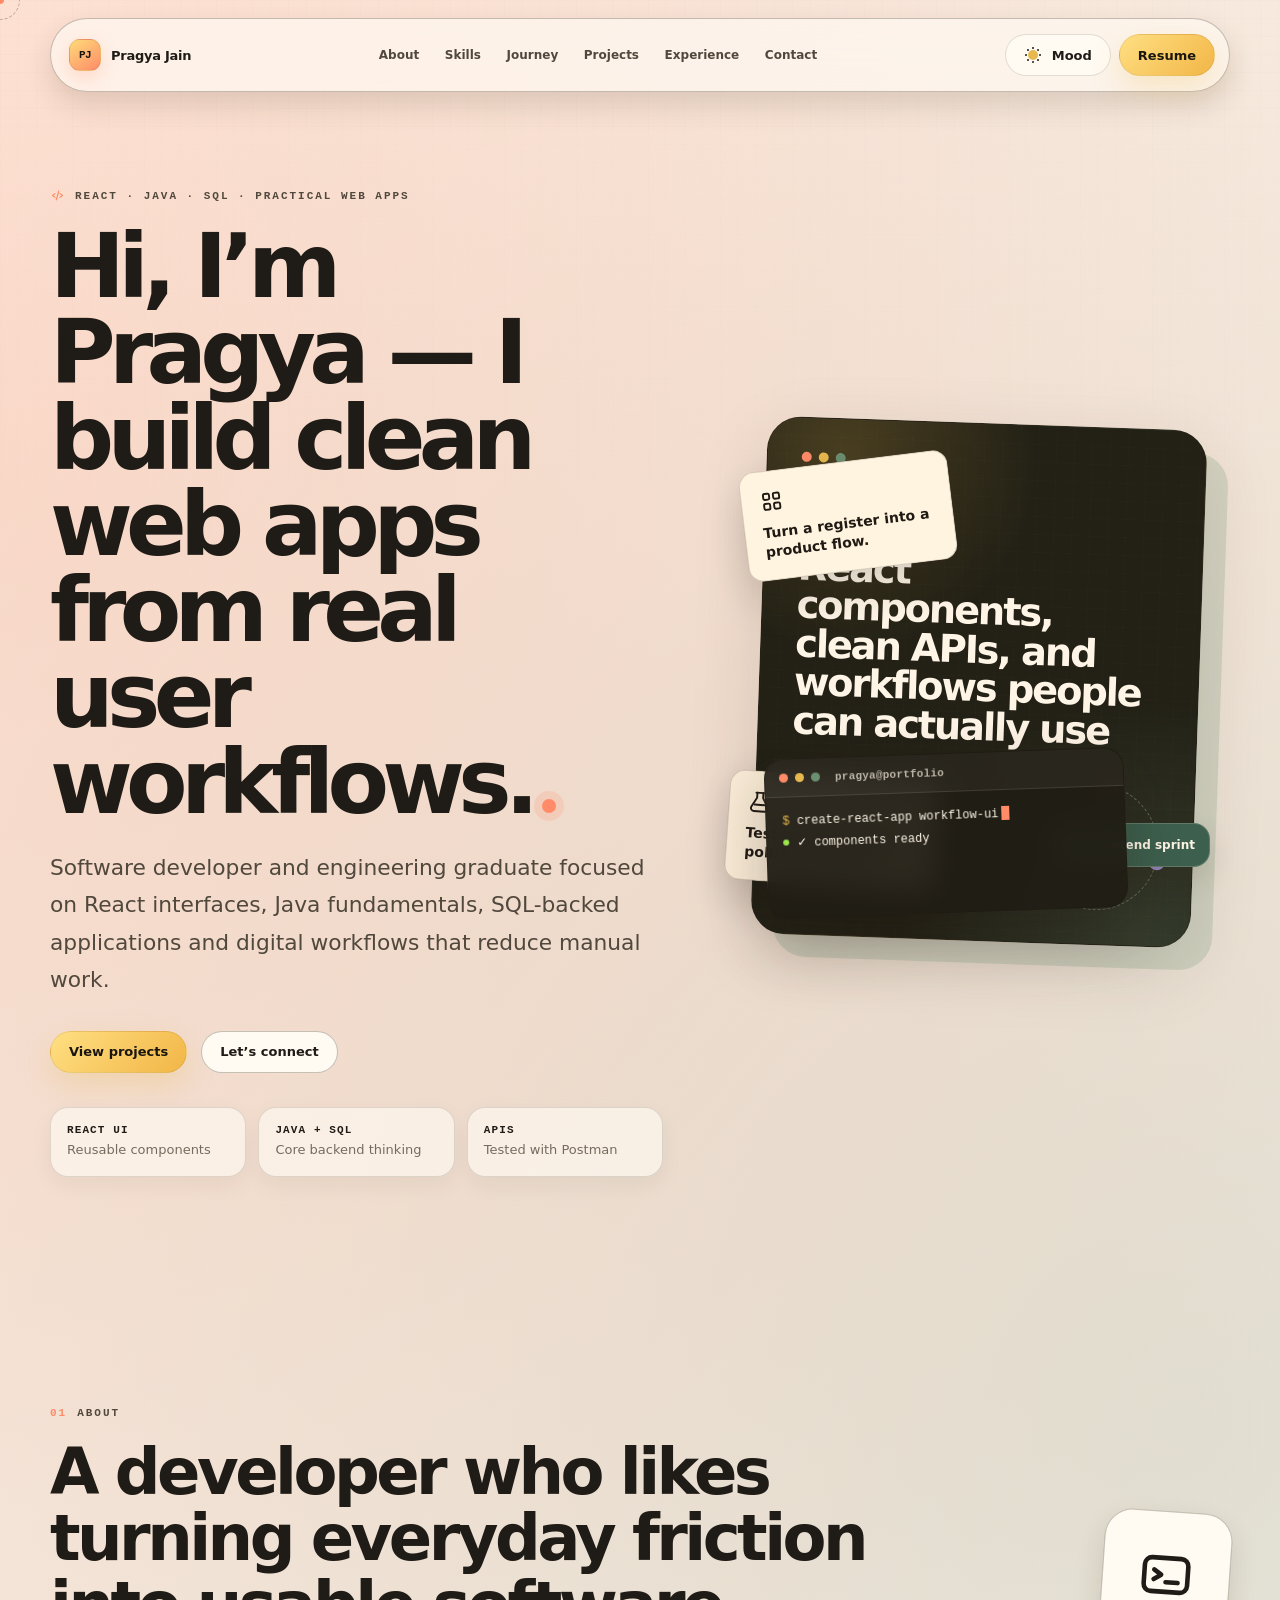
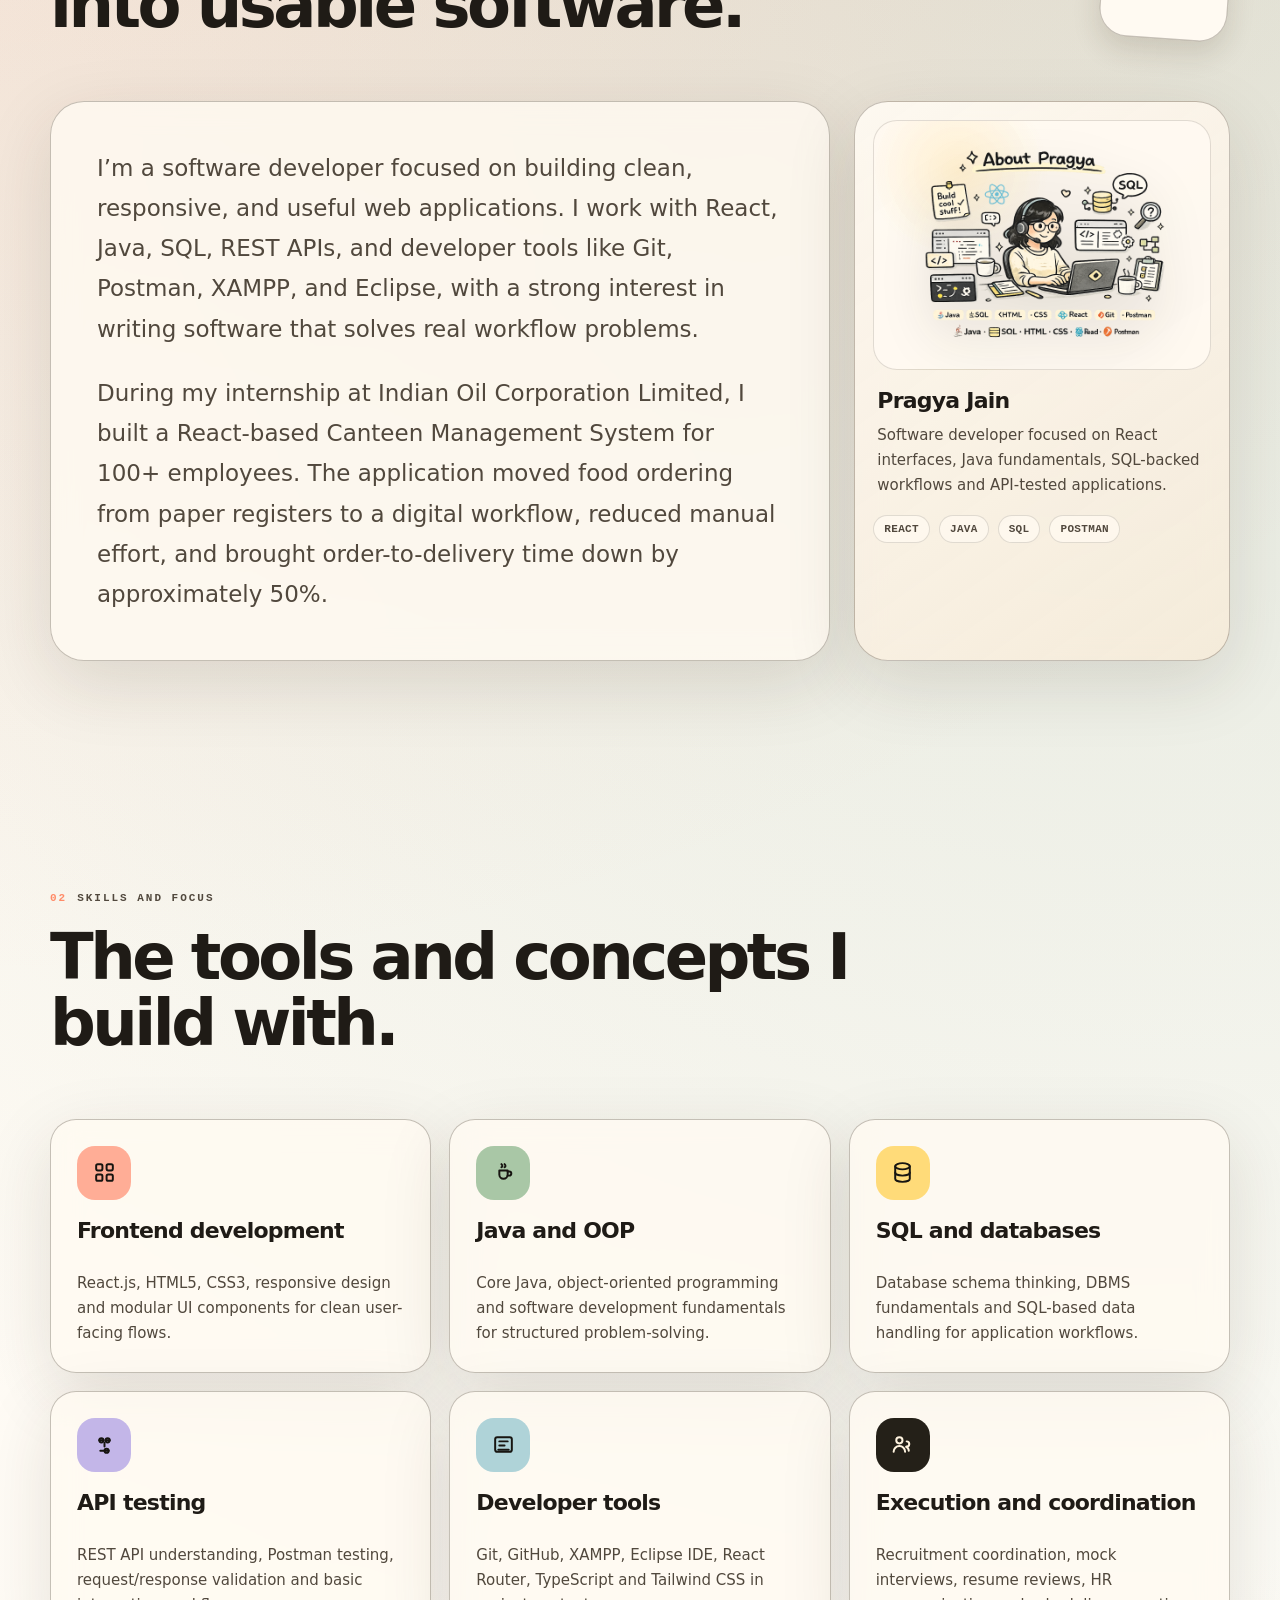
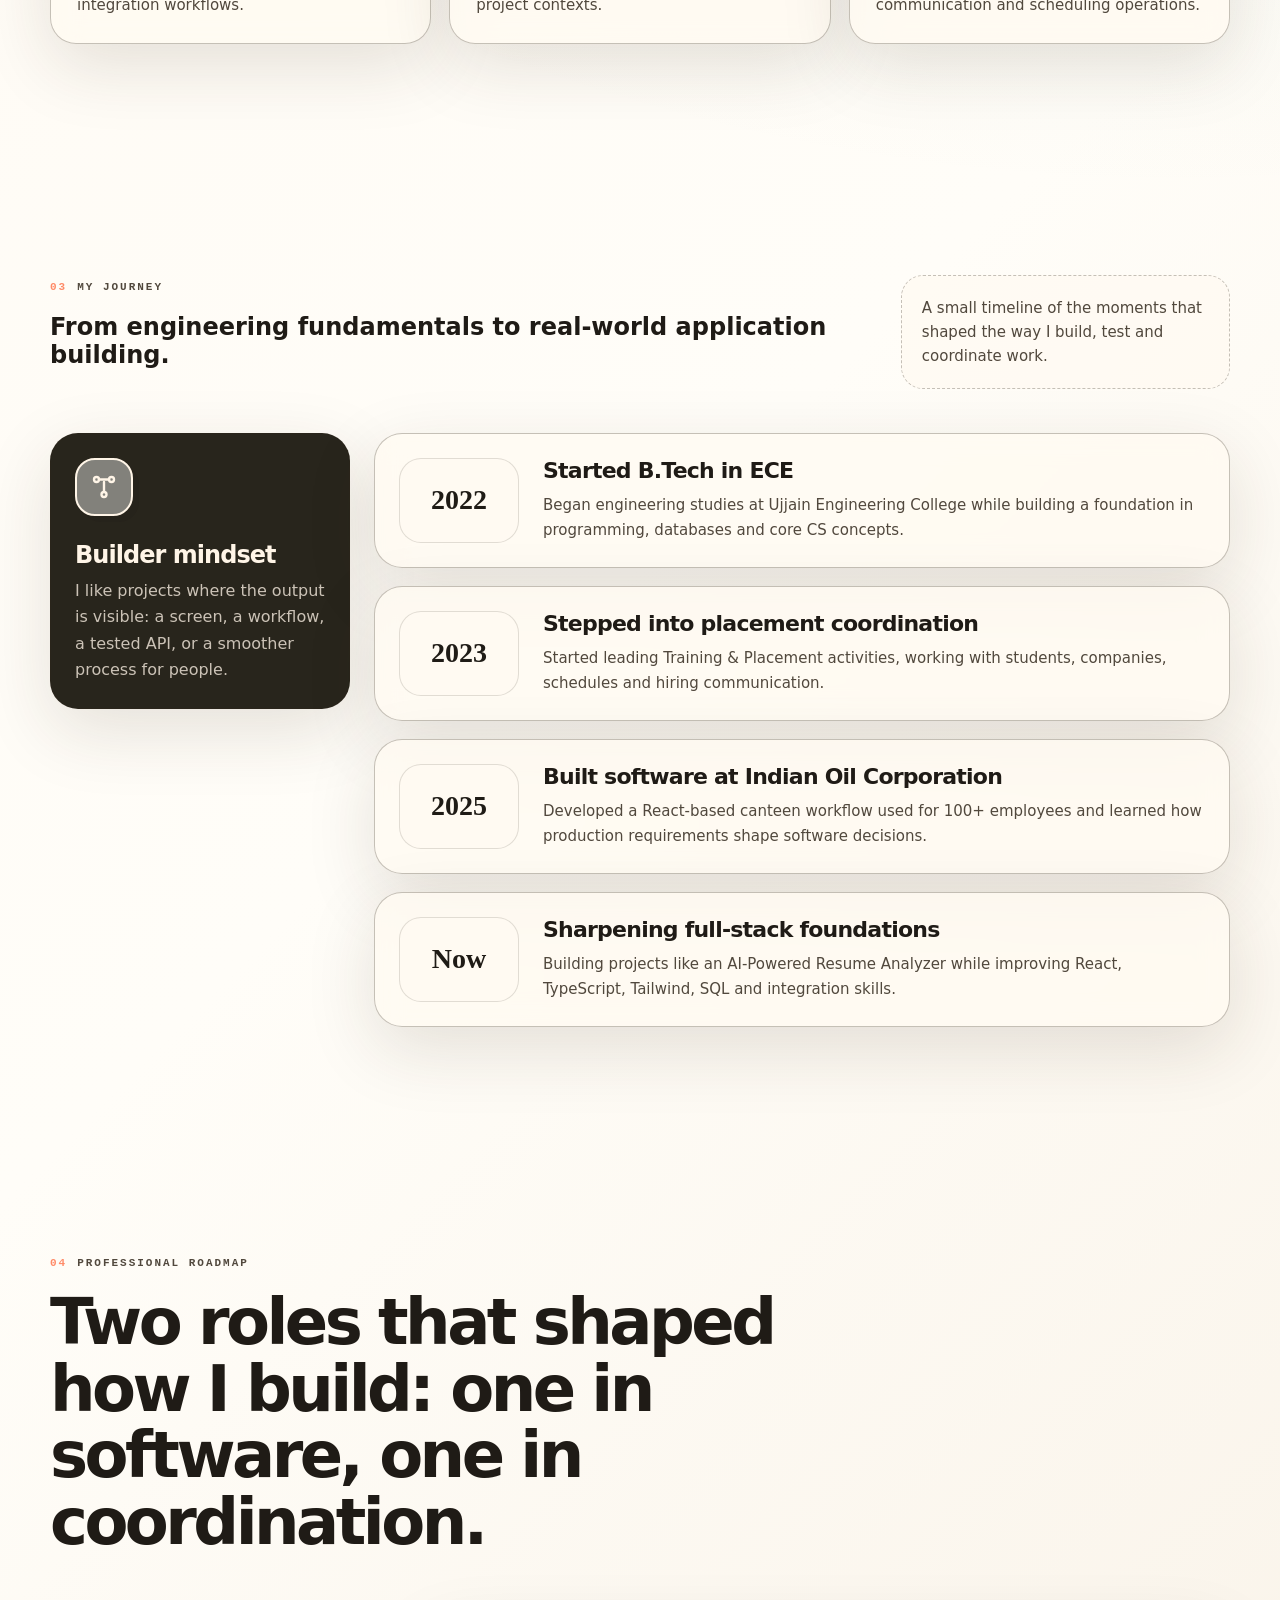
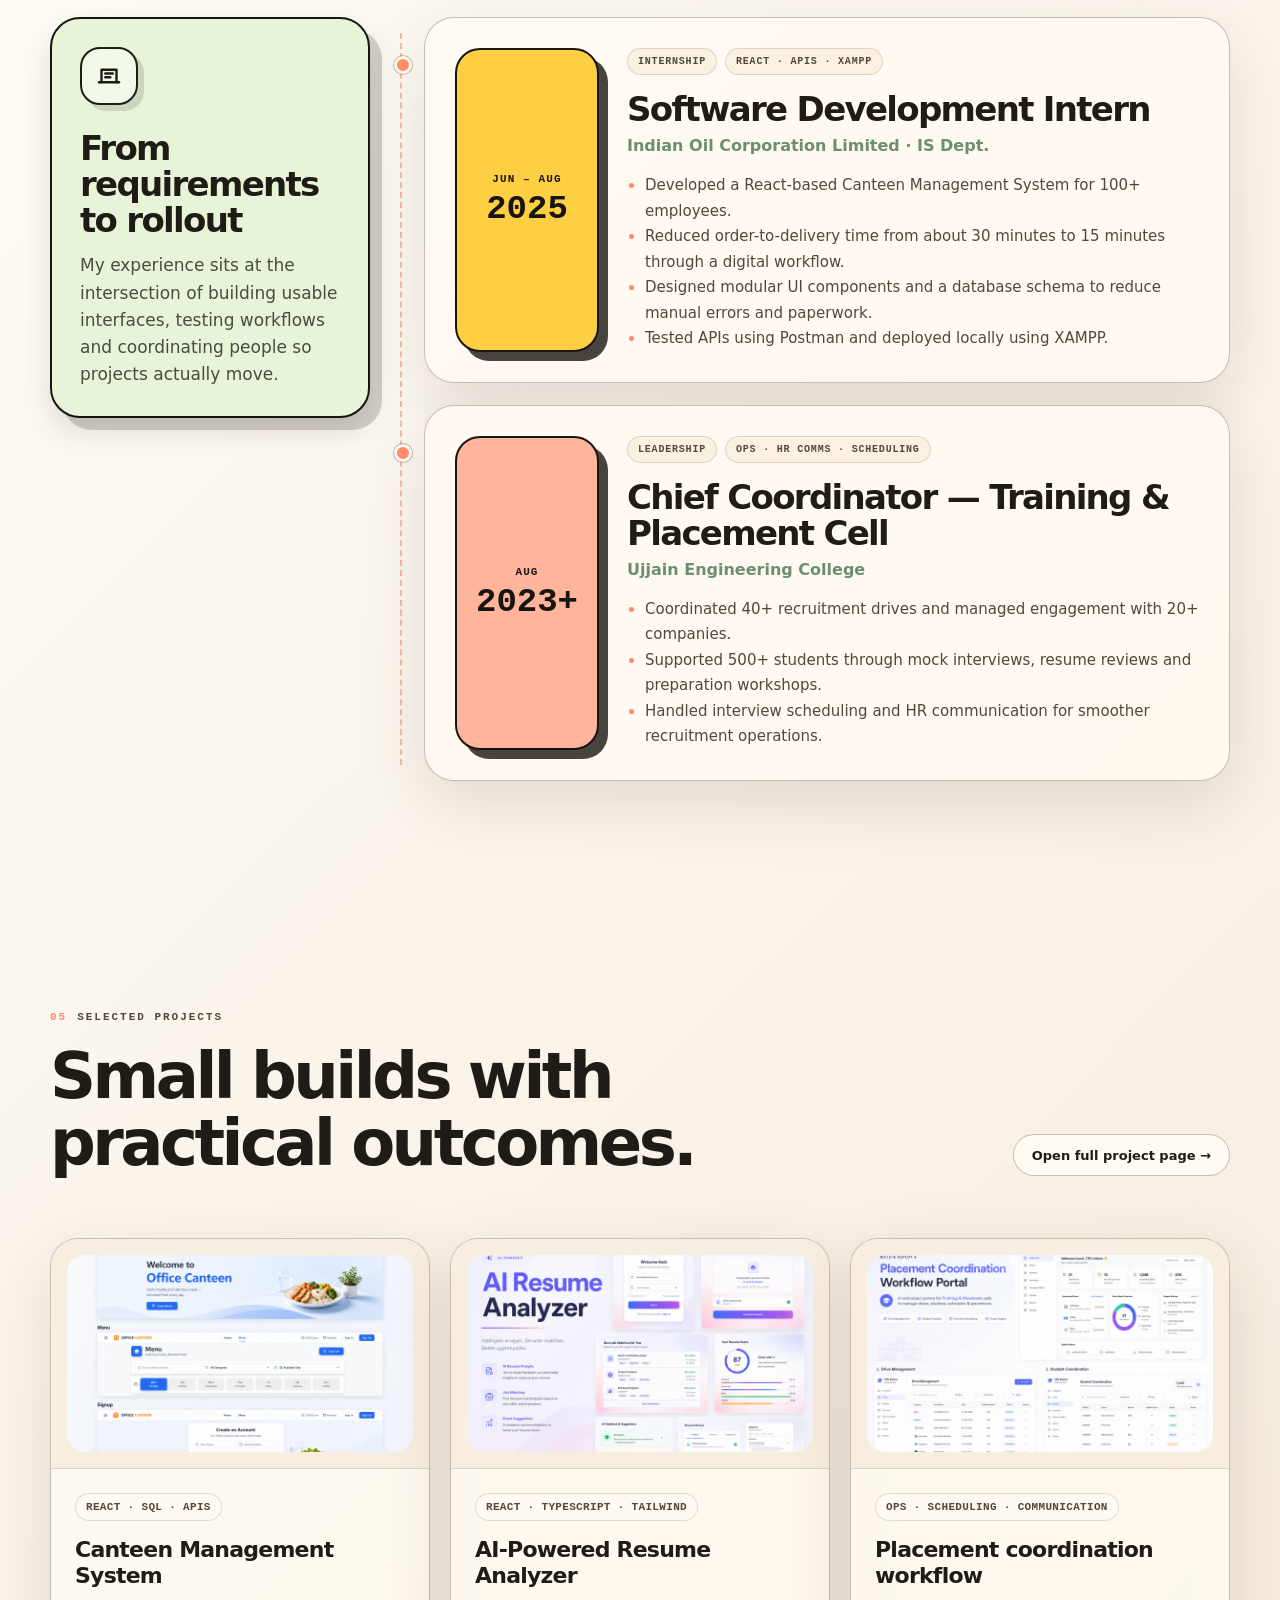
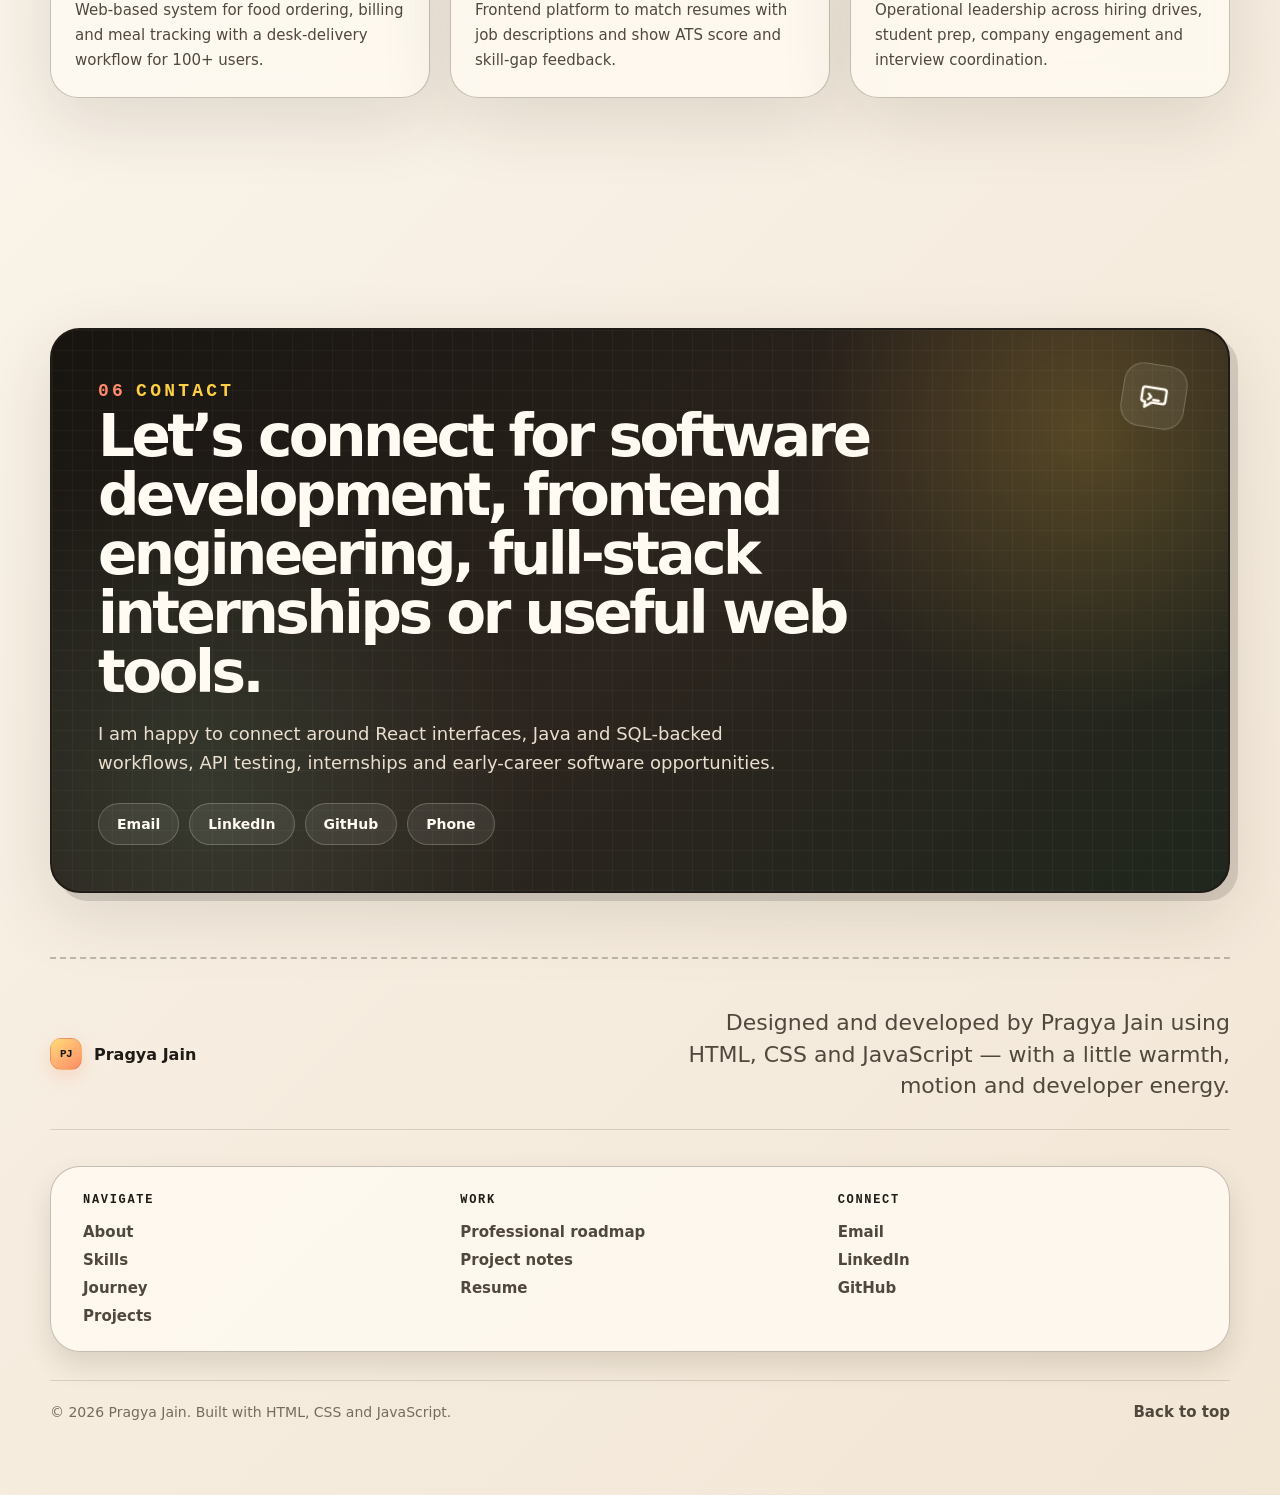
<file: index.html>
<!DOCTYPE html>
<html lang="en" data-theme="light">
<head>
  <meta charset="UTF-8" />
  <meta name="viewport" content="width=device-width, initial-scale=1.0" />
  <meta name="theme-color" content="#fff8ef" />
  <meta
    name="description"
    content="Pragya Jain — software developer skilled in React, Java, SQL, responsive interfaces, API testing and practical workflow applications."
  />
  <meta property="og:title" content="Pragya Jain | Software Developer" />
  <meta
    property="og:description"
    content="Portfolio of Pragya Jain, a React-focused software developer building practical web applications and clean digital workflows."
  />
  <meta property="og:type" content="website" />
  <title>Pragya Jain | Software Developer</title>
  <link rel="stylesheet" href="style.css" />
</head>
<body>
  <div class="cursor-dot" aria-hidden="true"></div>
  <div class="cursor-ring" aria-hidden="true"></div>
  <div class="grain" aria-hidden="true"></div>

  <header class="site-header" id="site-header">
    <a class="brand" href="#home" aria-label="Go to home">
      <span class="brand-mark">PJ</span>
      <span>Pragya Jain</span>
    </a>

    <nav class="desktop-nav" aria-label="Primary navigation">
      <a href="#about">About</a>
      <a href="#skills">Skills</a>
      <a href="#journey">Journey</a>
      <a href="project.html">Projects</a>
      <a href="#experience">Experience</a>
      <a href="#contact">Contact</a>
    </nav>

    <div class="header-actions">
      <button class="theme-toggle" id="theme-toggle" type="button" aria-label="Switch theme" aria-pressed="false">
        <span class="theme-toggle-icon" aria-hidden="true"></span>
        <span class="theme-toggle-text">Mood</span>
      </button>
      <a class="resume-link" href="Pragya_Jain_Resume.pdf" target="_blank" rel="noopener noreferrer">Resume</a>
      <button class="menu-button" id="menu-button" type="button" aria-label="Open navigation" aria-expanded="false">
        <span></span>
        <span></span>
      </button>
    </div>
  </header>

  <nav class="mobile-nav" id="mobile-nav" aria-label="Mobile navigation">
    <a href="#about">About</a>
    <a href="#skills">Skills</a>
    <a href="#journey">Journey</a>
    <a href="project.html">Projects</a>
    <a href="#experience">Experience</a>
    <a href="#contact">Contact</a>
  </nav>

  <main>
    <section class="hero section" id="home">
      <div class="hero-copy reveal">
        <p class="eyebrow"><span class="mini-icon" aria-hidden="true"><svg viewBox="0 0 24 24"><path d="m8 9-4 3 4 3"/><path d="m16 9 4 3-4 3"/><path d="m14 5-4 14"/></svg></span> react · java · sql · practical web apps</p>
        <h1>Hi, I’m Pragya — I build clean web apps from real user workflows.</h1>
        <p class="hero-description">
          Software developer and engineering graduate focused on React interfaces, Java fundamentals, SQL-backed applications and digital workflows that reduce manual work.
        </p>

        <div class="hero-actions">
          <a class="primary-button" href="project.html">View projects</a>
          <a class="secondary-button" href="mailto:pragyaj2704@gmail.com">Let’s connect</a>
        </div>

        <div class="notebook-strip" aria-label="Profile highlights">
          <div>
            <span>React UI</span>
            <p>Reusable components</p>
          </div>
          <div>
            <span>Java + SQL</span>
            <p>Core backend thinking</p>
          </div>
          <div>
            <span>APIs</span>
            <p>Tested with Postman</p>
          </div>
        </div>
      </div>

      <div class="hero-visual reveal" aria-label="Playful developer profile visual">
        <div class="lab-card main-card">
          <div class="card-window" aria-hidden="true">
            <span></span><span></span><span></span>
          </div>
          <p class="terminal-line">npm run build ✓</p>
          <h2>React components, clean APIs, and workflows people can actually use</h2>
          <div class="orbit" aria-hidden="true">
            <span class="orbit-core">PJ</span>
            <span class="orbit-dot dot-a"></span>
            <span class="orbit-dot dot-b"></span>
            <span class="orbit-dot dot-c"></span>
          </div>
        </div>

        <div class="cli-terminal" aria-label="Animated developer terminal">
          <div class="cli-topbar" aria-hidden="true">
            <span></span><span></span><span></span>
            <p>pragya@portfolio</p>
          </div>
          <div class="cli-screen">
            <p><span class="cli-prompt">$</span> <span class="cli-type" data-cli-text="create-react-app workflow-ui"></span><span class="cli-caret" aria-hidden="true"></span></p>
            <p class="cli-output">✓ components ready</p>
            <p class="cli-output">✓ APIs tested with Postman</p>
            <p class="cli-output">✓ SQL workflow connected</p>
          </div>
        </div>

        <div class="sticky-note sticky-one">
          <span class="mini-icon" aria-hidden="true"><svg viewBox="0 0 24 24"><rect x="4" y="4" width="6" height="6" rx="1.5"/><rect x="14" y="4" width="6" height="6" rx="1.5"/><rect x="4" y="14" width="6" height="6" rx="1.5"/><rect x="14" y="14" width="6" height="6" rx="1.5"/></svg></span>
          <p>Turn a register into a product flow.</p>
        </div>

        <div class="sticky-note sticky-two">
          <span class="mini-icon" aria-hidden="true"><svg viewBox="0 0 24 24"><path d="M9 3v5l-5 9a3 3 0 0 0 2.6 4.5h10.8A3 3 0 0 0 20 17L15 8V3"/><path d="M8 3h8"/><path d="M7 15h10"/></svg></span>
          <p>Test the API before polishing the UI.</p>
        </div>

        <div class="floating-chip-card" aria-hidden="true">
          <span class="mini-icon" aria-hidden="true"><svg viewBox="0 0 24 24"><rect x="3" y="5" width="18" height="14" rx="3"/><path d="m7 10 3 2-3 2"/><path d="M12 15h5"/></svg></span>
          <p>frontend sprint</p>
        </div>
      </div>
    </section>

    <section class="section about-section" id="about">
      <div class="section-heading section-heading-row reveal">
        <div>
          <p class="eyebrow"><span>01</span> about</p>
          <h2>A developer who likes turning everyday friction into usable software.</h2>
        </div>
        <div class="notion-emoji" aria-label="Notion-style emoji placeholder">
          <span class="mini-icon" aria-hidden="true"><svg viewBox="0 0 24 24"><rect x="3" y="5" width="18" height="14" rx="3"/><path d="m7 10 3 2-3 2"/><path d="M12 15h5"/></svg></span>
        </div>
      </div>

      <div class="about-grid">
        <article class="paper-card reveal">
          <p>
            I’m a software developer focused on building clean, responsive, and useful web applications. I work with React, Java, SQL, REST APIs, and developer tools like Git, Postman, XAMPP, and Eclipse, with a strong interest in writing software that solves real workflow problems.
          </p>
          <p>
            During my internship at Indian Oil Corporation Limited, I built a React-based Canteen Management System for 100+ employees. The application moved food ordering from paper registers to a digital workflow, reduced manual effort, and brought order-to-delivery time down by approximately 50%.
          </p>
        </article>

        <aside class="profile-card about-doodle-card reveal">
          <div class="about-doodle-frame">
            <img src="assets/about-pragya-doodle.png" alt="Doodle illustration of Pragya Jain working as a software developer" loading="lazy" />
          </div>
          <div class="about-doodle-info">
            <h3>Pragya Jain</h3>
            <p>Software developer focused on React interfaces, Java fundamentals, SQL-backed workflows and API-tested applications.</p>
          </div>
          <div class="profile-tags">
            <span>React</span>
            <span>Java</span>
            <span>SQL</span>
            <span>Postman</span>
          </div>
        </aside>
      </div>
    </section>

    <section class="section" id="skills">
      <div class="section-heading reveal">
        <p class="eyebrow"><span>02</span> skills and focus</p>
        <h2>The tools and concepts I build with.</h2>
      </div>

      <div class="expertise-grid">
        <article class="expertise-card reveal accent-coral">
          <div class="icon-badge"><span class="mini-icon" aria-hidden="true"><svg viewBox="0 0 24 24"><rect x="4" y="4" width="6" height="6" rx="1.5"/><rect x="14" y="4" width="6" height="6" rx="1.5"/><rect x="4" y="14" width="6" height="6" rx="1.5"/><rect x="14" y="14" width="6" height="6" rx="1.5"/></svg></span></div>
          <h3>Frontend development</h3>
          <p>React.js, HTML5, CSS3, responsive design and modular UI components for clean user-facing flows.</p>
        </article>

        <article class="expertise-card reveal accent-green">
          <div class="icon-badge"><span class="mini-icon" aria-hidden="true"><svg viewBox="0 0 24 24"><path d="M8 10h8v4a4 4 0 0 1-4 4h0a4 4 0 0 1-4-4z"/><path d="M16 11h1.5a2 2 0 0 1 0 4H16"/><path d="M10 7c1.2-.8 1.2-1.8 0-3"/><path d="M13 7c1.2-.8 1.2-1.8 0-3"/></svg></span></div>
          <h3>Java and OOP</h3>
          <p>Core Java, object-oriented programming and software development fundamentals for structured problem-solving.</p>
        </article>

        <article class="expertise-card reveal accent-yellow">
          <div class="icon-badge"><span class="mini-icon" aria-hidden="true"><svg viewBox="0 0 24 24"><ellipse cx="12" cy="6" rx="7" ry="3"/><path d="M5 6v12c0 1.7 3.1 3 7 3s7-1.3 7-3V6"/><path d="M5 12c0 1.7 3.1 3 7 3s7-1.3 7-3"/></svg></span></div>
          <h3>SQL and databases</h3>
          <p>Database schema thinking, DBMS fundamentals and SQL-based data handling for application workflows.</p>
        </article>

        <article class="expertise-card reveal accent-lilac">
          <div class="icon-badge"><span class="mini-icon" aria-hidden="true"><svg viewBox="0 0 24 24"><path d="M7 8h4"/><path d="M13 8h4"/><path d="M11 8a2 2 0 1 0-4 0 2 2 0 0 0 4 0Z"/><path d="M17 8a2 2 0 1 0-4 0 2 2 0 0 0 4 0Z"/><path d="M12 10v4"/><path d="M8 18h8"/><path d="M16 18a2 2 0 1 0-4 0 2 2 0 0 0 4 0Z"/></svg></span></div>
          <h3>API testing</h3>
          <p>REST API understanding, Postman testing, request/response validation and basic integration workflows.</p>
        </article>

        <article class="expertise-card reveal accent-blue">
          <div class="icon-badge"><span class="mini-icon" aria-hidden="true"><svg viewBox="0 0 24 24"><rect x="4" y="5" width="16" height="14" rx="2"/><path d="M8 9h8"/><path d="M8 13h5"/><path d="M7 17h10"/></svg></span></div>
          <h3>Developer tools</h3>
          <p>Git, GitHub, XAMPP, Eclipse IDE, React Router, TypeScript and Tailwind CSS in project contexts.</p>
        </article>

        <article class="expertise-card reveal accent-ink">
          <div class="icon-badge"><span class="mini-icon" aria-hidden="true"><svg viewBox="0 0 24 24"><circle cx="9" cy="8" r="3"/><path d="M3.5 19a5.5 5.5 0 0 1 11 0"/><path d="M16 9a2.5 2.5 0 0 1 0 5"/><path d="M18 18a4 4 0 0 0-2.5-3.7"/></svg></span></div>
          <h3>Execution and coordination</h3>
          <p>Recruitment coordination, mock interviews, resume reviews, HR communication and scheduling operations.</p>
        </article>
      </div>
    </section>

    <section class="section journey-section" id="journey">
      <div class="journey-intro reveal">
        <div>
          <p class="eyebrow"><span>03</span> my journey</p>
          <h2>From engineering fundamentals to real-world application building.</h2>
        </div>
        <p class="journey-tip">A small timeline of the moments that shaped the way I build, test and coordinate work.</p>
      </div>

      <div class="journey-board" aria-label="Pragya Jain journey timeline">
        <aside class="journey-side-note reveal">
          <span class="mini-icon" aria-hidden="true"><svg viewBox="0 0 24 24"><circle cx="6" cy="6" r="2"/><circle cx="18" cy="6" r="2"/><circle cx="12" cy="18" r="2"/><path d="M8 6h8"/><path d="M12 8v8"/></svg></span>
          <h3>Builder mindset</h3>
          <p>I like projects where the output is visible: a screen, a workflow, a tested API, or a smoother process for people.</p>
        </aside>

        <div class="journey-track">
          <article class="journey-card reveal">
            <div class="journey-year">2022</div>
            <div class="journey-copy">
              <h3>Started B.Tech in ECE</h3>
              <p>Began engineering studies at Ujjain Engineering College while building a foundation in programming, databases and core CS concepts.</p>
            </div>
          </article>

          <article class="journey-card reveal">
            <div class="journey-year">2023</div>
            <div class="journey-copy">
              <h3>Stepped into placement coordination</h3>
              <p>Started leading Training & Placement activities, working with students, companies, schedules and hiring communication.</p>
            </div>
          </article>

          <article class="journey-card reveal">
            <div class="journey-year">2025</div>
            <div class="journey-copy">
              <h3>Built software at Indian Oil Corporation</h3>
              <p>Developed a React-based canteen workflow used for 100+ employees and learned how production requirements shape software decisions.</p>
            </div>
          </article>

          <article class="journey-card reveal">
            <div class="journey-year">Now</div>
            <div class="journey-copy">
              <h3>Sharpening full-stack foundations</h3>
              <p>Building projects like an AI-Powered Resume Analyzer while improving React, TypeScript, Tailwind, SQL and integration skills.</p>
            </div>
          </article>
        </div>
      </div>
    </section>

    <section class="section experience-section" id="experience">
      <div class="section-heading reveal">
        <p class="eyebrow"><span>04</span> professional roadmap</p>
        <h2>Two roles that shaped how I build: one in software, one in coordination.</h2>
      </div>

      <div class="experience-roadmap" aria-label="Professional experience roadmap">
        <aside class="experience-note reveal">
          <span class="mini-icon" aria-hidden="true"><svg viewBox="0 0 24 24"><path d="M4 17h16"/><path d="M6 17V7h12v10"/><path d="M9 10h6"/><path d="M9 13h4"/></svg></span>
          <h3>From requirements to rollout</h3>
          <p>My experience sits at the intersection of building usable interfaces, testing workflows and coordinating people so projects actually move.</p>
        </aside>

        <div class="experience-track">
          <article class="roadmap-item reveal">
            <div class="roadmap-date">
              <span>Jun – Aug</span>
              <strong>2025</strong>
            </div>
            <div class="roadmap-copy">
              <div class="roadmap-topline">
                <span>Internship</span>
                <span>React · APIs · XAMPP</span>
              </div>
              <h3>Software Development Intern</h3>
              <p class="company">Indian Oil Corporation Limited · IS Dept.</p>
              <ul>
                <li>Developed a React-based Canteen Management System for 100+ employees.</li>
                <li>Reduced order-to-delivery time from about 30 minutes to 15 minutes through a digital workflow.</li>
                <li>Designed modular UI components and a database schema to reduce manual errors and paperwork.</li>
                <li>Tested APIs using Postman and deployed locally using XAMPP.</li>
              </ul>
            </div>
          </article>

          <article class="roadmap-item reveal">
            <div class="roadmap-date roadmap-date-alt">
              <span>Aug</span>
              <strong>2023+</strong>
            </div>
            <div class="roadmap-copy">
              <div class="roadmap-topline">
                <span>Leadership</span>
                <span>Ops · HR comms · Scheduling</span>
              </div>
              <h3>Chief Coordinator — Training & Placement Cell</h3>
              <p class="company">Ujjain Engineering College</p>
              <ul>
                <li>Coordinated 40+ recruitment drives and managed engagement with 20+ companies.</li>
                <li>Supported 500+ students through mock interviews, resume reviews and preparation workshops.</li>
                <li>Handled interview scheduling and HR communication for smoother recruitment operations.</li>
              </ul>
            </div>
          </article>
        </div>
      </div>
    </section>

    <section class="section projects-preview-section" id="projects">
      <div class="section-heading section-heading-row reveal">
        <div>
          <p class="eyebrow"><span>05</span> selected projects</p>
          <h2>Small builds with practical outcomes.</h2>
        </div>
        <a class="inline-link" href="project.html">Open full project page →</a>
      </div>

      <div class="project-card-grid">
        <article class="project-card reveal">
          <div class="project-image">
            <img src="assets/project-canteen.png" alt="Canteen Management System preview" />
          </div>
          <div class="project-copy">
            <span>React · SQL · APIs</span>
            <h3>Canteen Management System</h3>
            <p>Web-based system for food ordering, billing and meal tracking with a desk-delivery workflow for 100+ users.</p>
          </div>
        </article>

        <article class="project-card reveal">
          <div class="project-image">
            <img src="assets/project-resume.png" alt="AI-Powered Resume Analyzer preview" />
          </div>
          <div class="project-copy">
            <span>React · TypeScript · Tailwind</span>
            <h3>AI-Powered Resume Analyzer</h3>
            <p>Frontend platform to match resumes with job descriptions and show ATS score and skill-gap feedback.</p>
          </div>
        </article>

        <article class="project-card reveal">
          <div class="project-image">
            <img src="assets/project-placement.png" alt="Placement workflow coordination preview" />
          </div>
          <div class="project-copy">
            <span>Ops · Scheduling · Communication</span>
            <h3>Placement coordination workflow</h3>
            <p>Operational leadership across hiring drives, student prep, company engagement and interview coordination.</p>
          </div>
        </article>
      </div>
    </section>


    <section class="section contact-section" id="contact">
      <div class="contact-card contact-card-doodle reveal">
        <div class="contact-doodle" aria-hidden="true"><span class="mini-icon" aria-hidden="true"><svg viewBox="0 0 24 24"><path d="M5 6h14a2 2 0 0 1 2 2v7a2 2 0 0 1-2 2h-8l-5 4v-4H5a2 2 0 0 1-2-2V8a2 2 0 0 1 2-2Z"/><path d="m8 11 2 2-2 2"/><path d="M12 15h4"/></svg></span></div>
        <p class="eyebrow"><span>06</span> contact</p>
        <h2>Let’s connect for software development, frontend engineering, full-stack internships or useful web tools.</h2>
        <p>I am happy to connect around React interfaces, Java and SQL-backed workflows, API testing, internships and early-career software opportunities.</p>

        <div class="contact-links">
          <a href="mailto:pragyaj2704@gmail.com">Email</a>
          <a href="https://linkedin.com/in/pragyajain2711" target="_blank" rel="noopener noreferrer">LinkedIn</a>
          <a href="https://github.com/pragyajain2711" target="_blank" rel="noopener noreferrer">GitHub</a>
          <a href="tel:+917803902804">Phone</a>
        </div>
      </div>
    </section>
  </main>

  <button class="back-to-top" id="back-to-top" type="button" aria-label="Back to top">↑</button>

  <footer class="site-footer">
    <div class="footer-top">
      <a class="footer-brand" href="#home" aria-label="Go to home">
        <span class="brand-mark">PJ</span>
        <span>Pragya Jain</span>
      </a>
      <p>Designed and developed by Pragya Jain using HTML, CSS and JavaScript — with a little warmth, motion and developer energy.</p>
    </div>

    <div class="footer-columns">
      <div>
        <h3>Navigate</h3>
        <a href="#about">About</a>
        <a href="#skills">Skills</a>
        <a href="#journey">Journey</a>
        <a href="project.html">Projects</a>
      </div>
      <div>
        <h3>Work</h3>
        <a href="#experience">Professional roadmap</a>
        <a href="project.html#curated-work">Project notes</a>
        <a href="Pragya_Jain_Resume.pdf" target="_blank" rel="noopener noreferrer">Resume</a>
      </div>
      <div>
        <h3>Connect</h3>
        <a href="mailto:pragyaj2704@gmail.com">Email</a>
        <a href="https://linkedin.com/in/pragyajain2711" target="_blank" rel="noopener noreferrer">LinkedIn</a>
        <a href="https://github.com/pragyajain2711" target="_blank" rel="noopener noreferrer">GitHub</a>
      </div>
    </div>

    <div class="footer-bottom">
      <span>© 2026 Pragya Jain. Built with HTML, CSS and JavaScript.</span>
      <a href="#home">Back to top</a>
    </div>
  </footer>

  <script src="main.js"></script>
</body>
</html>
</file>
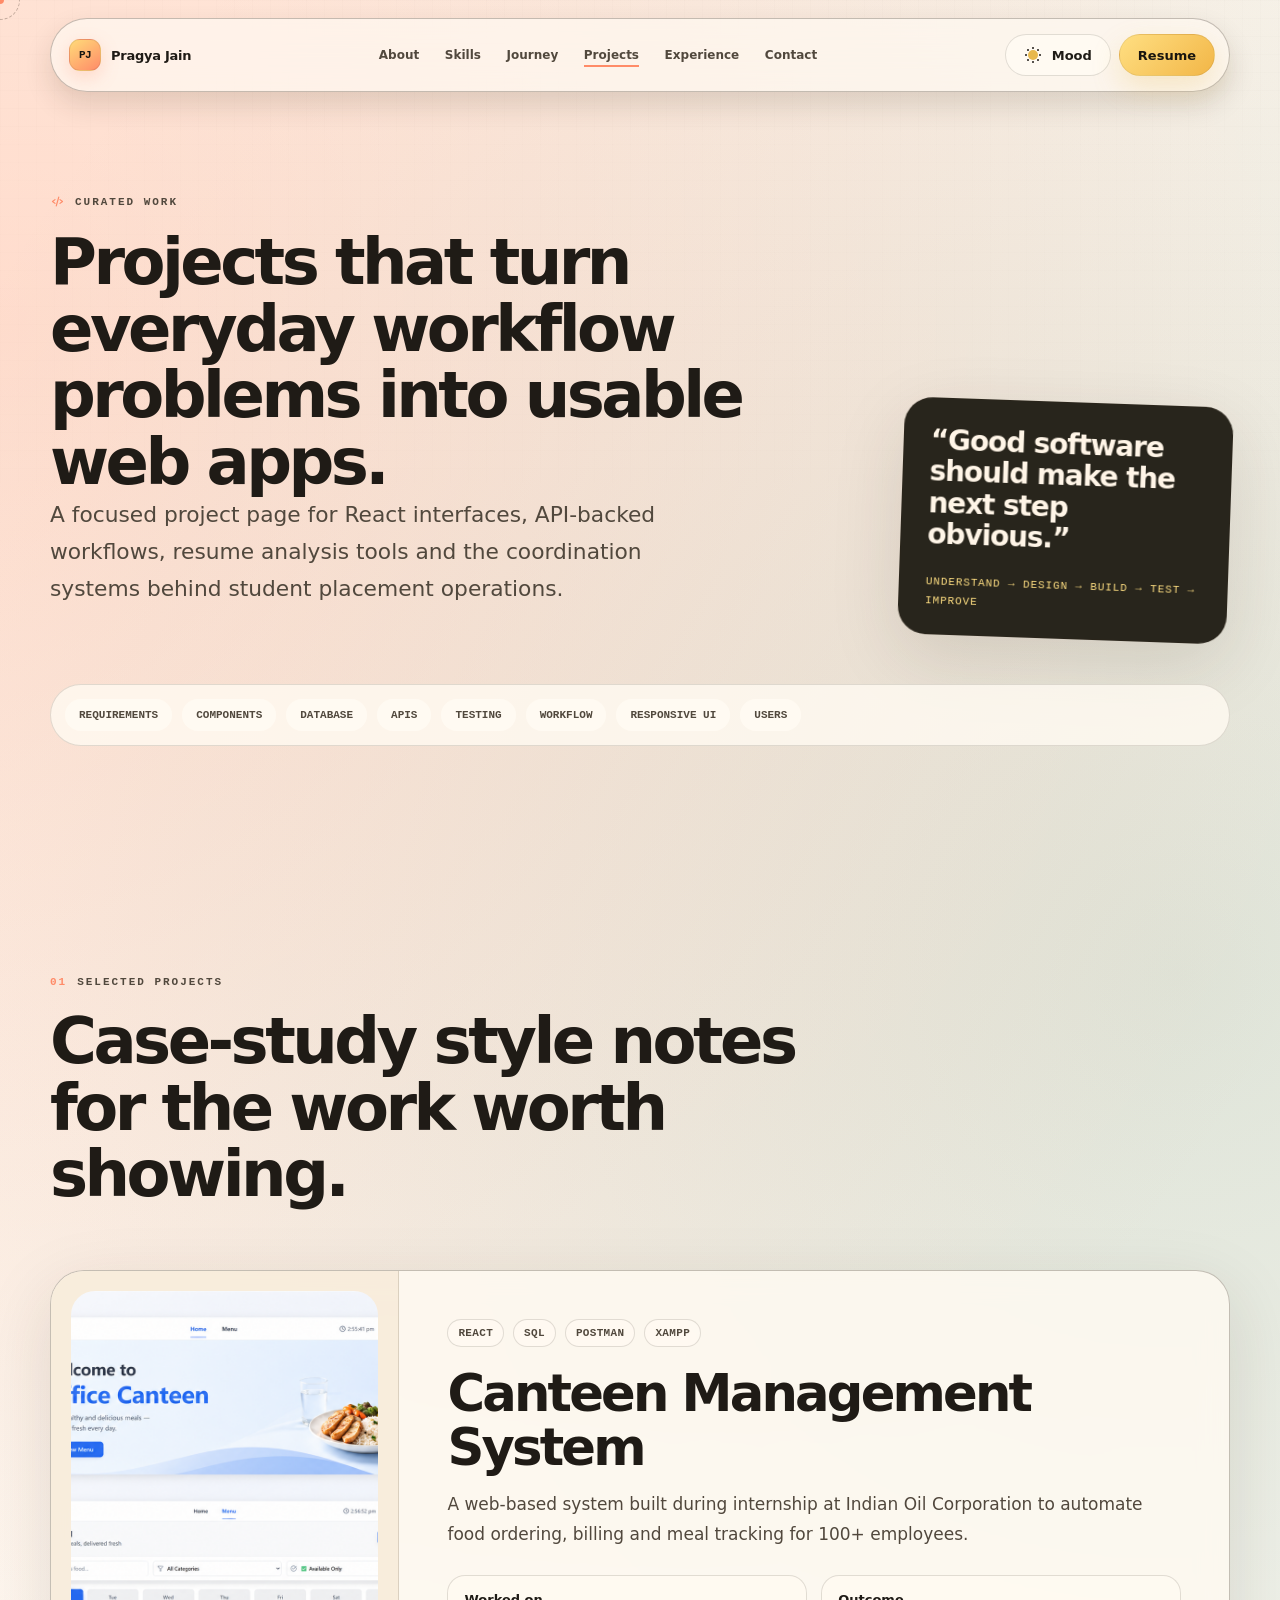
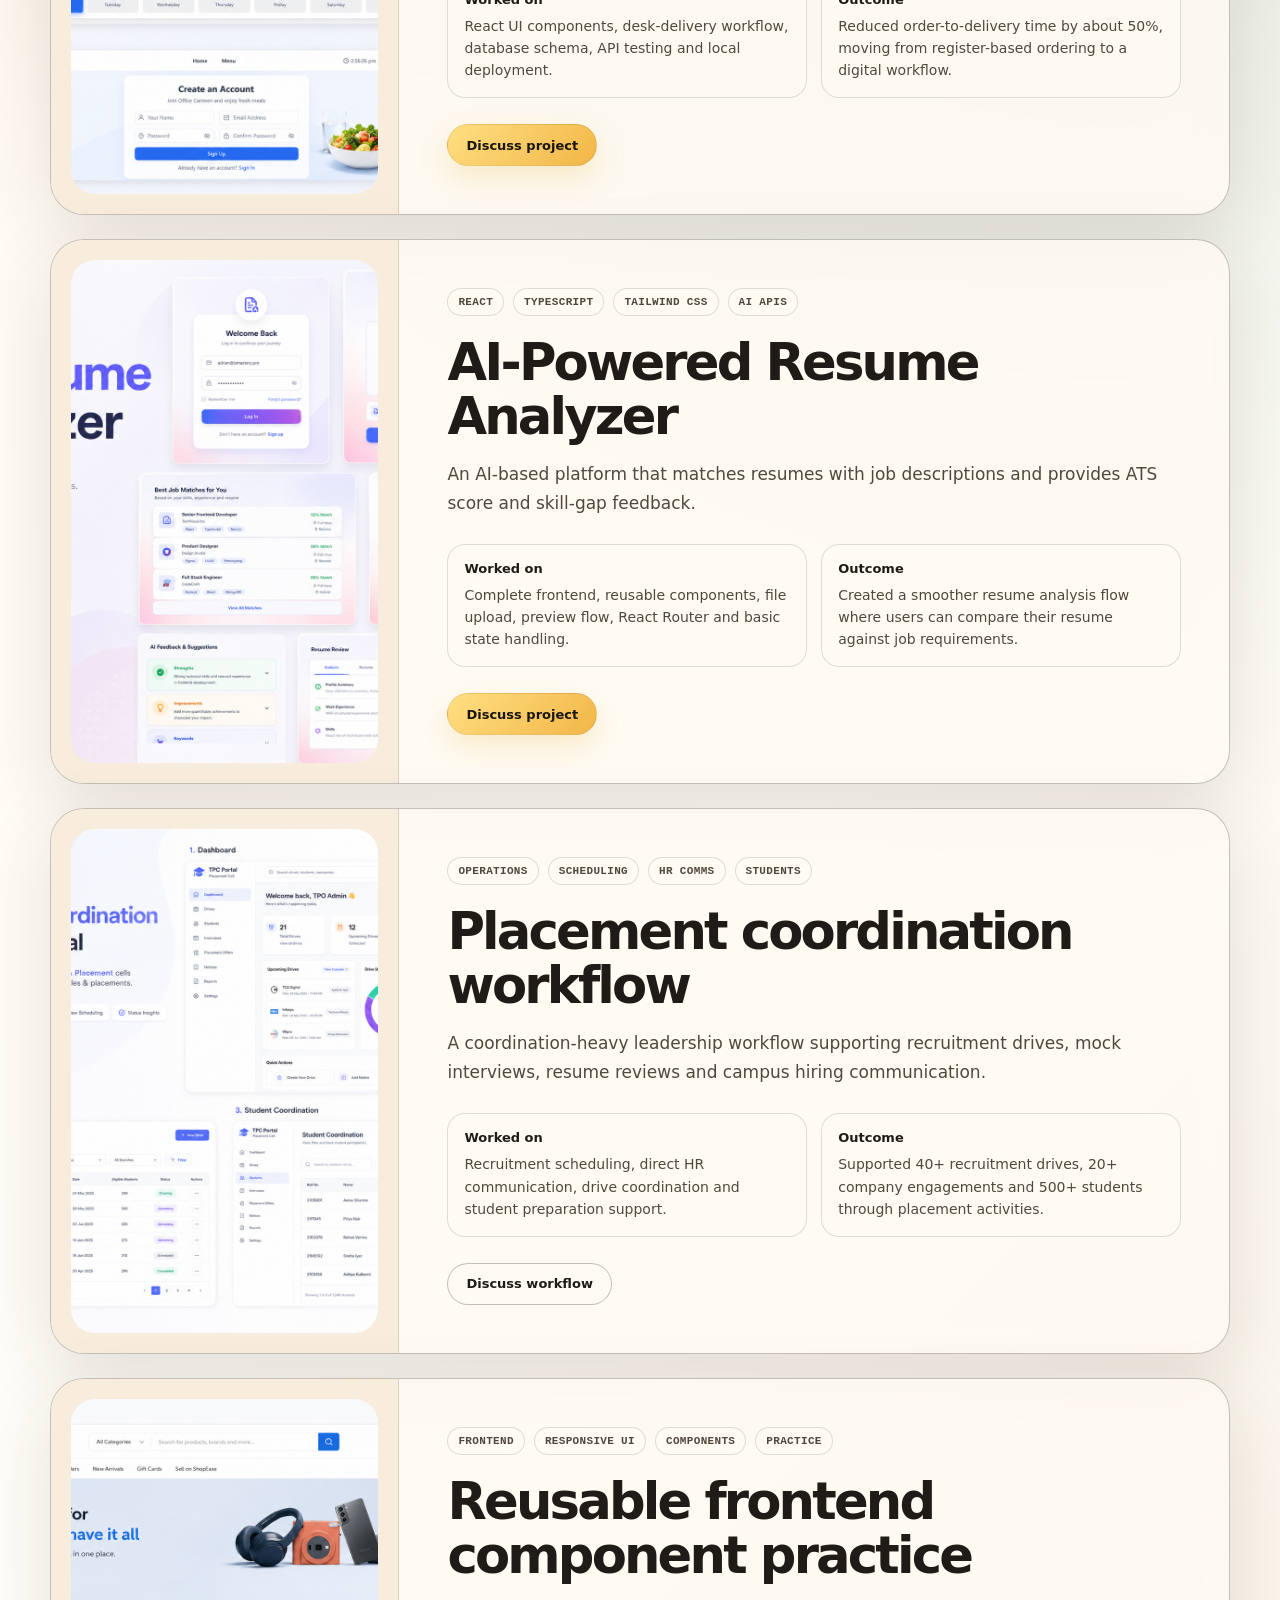
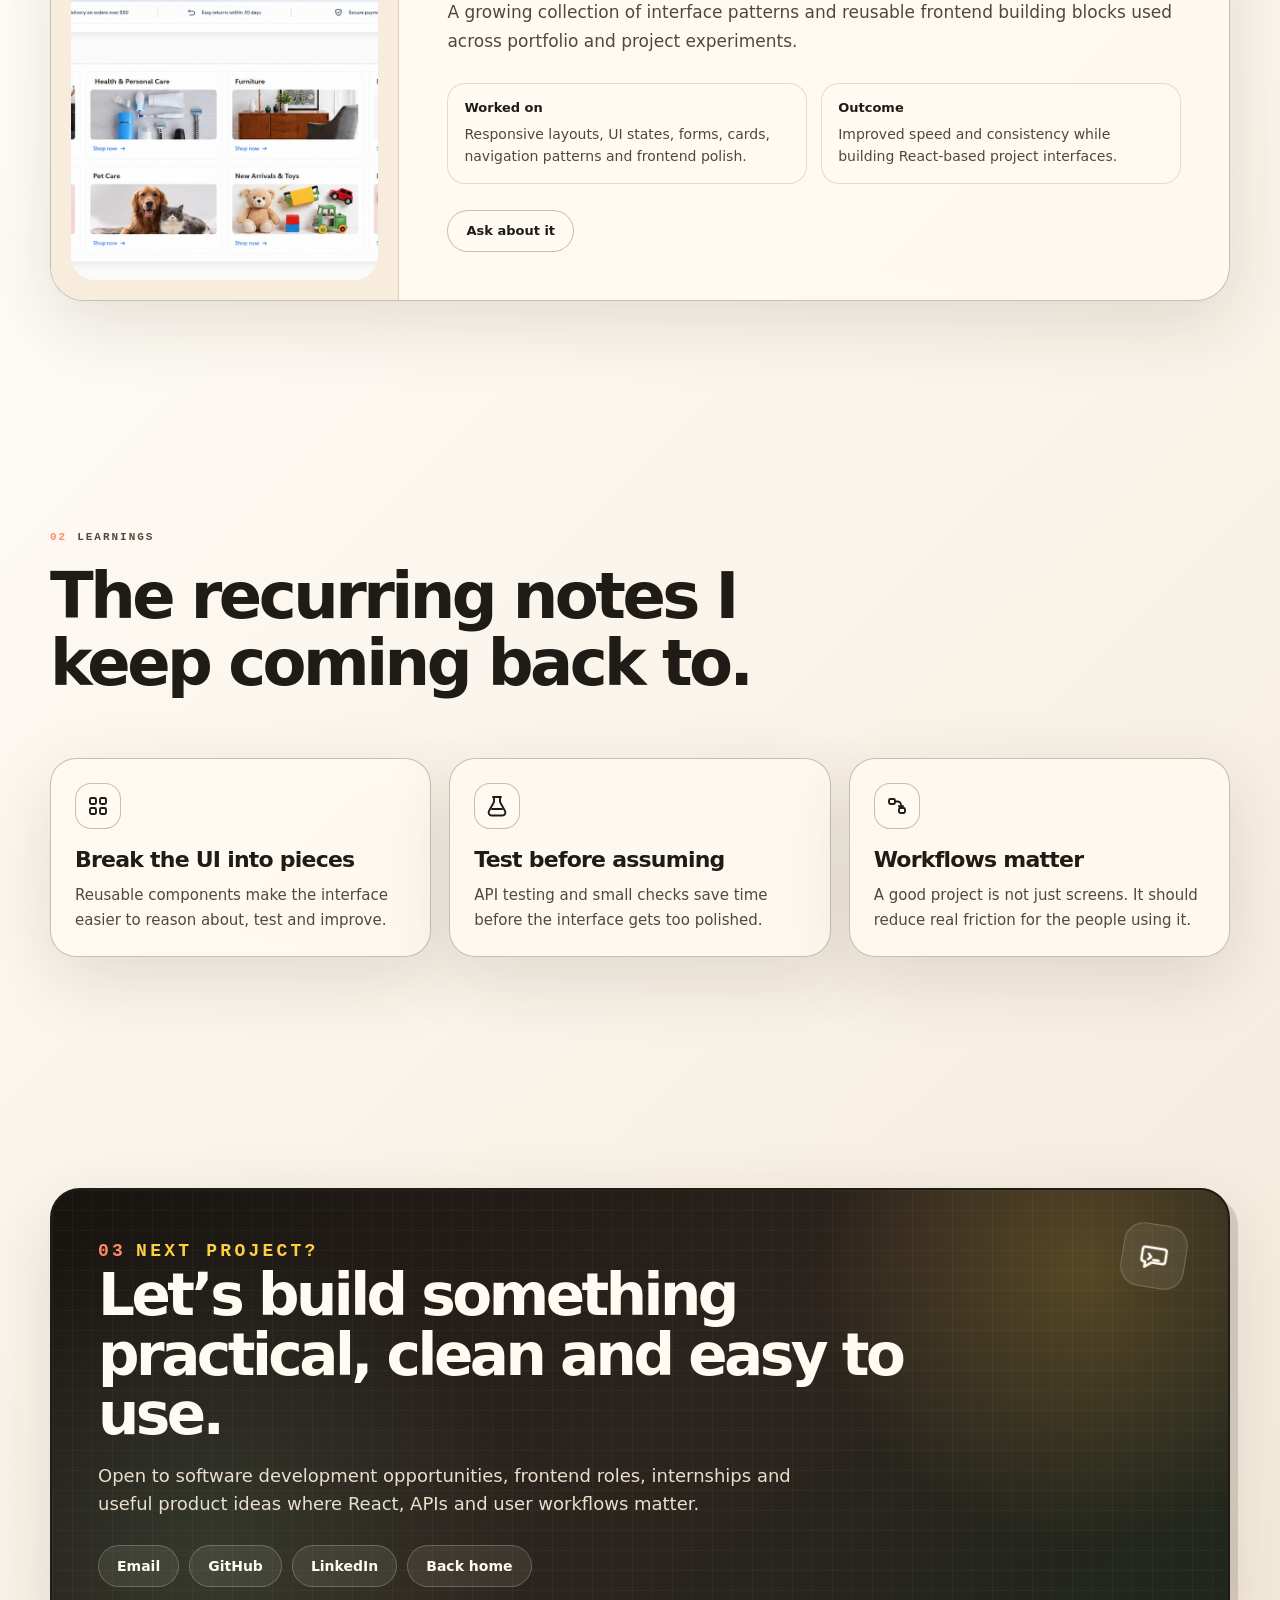
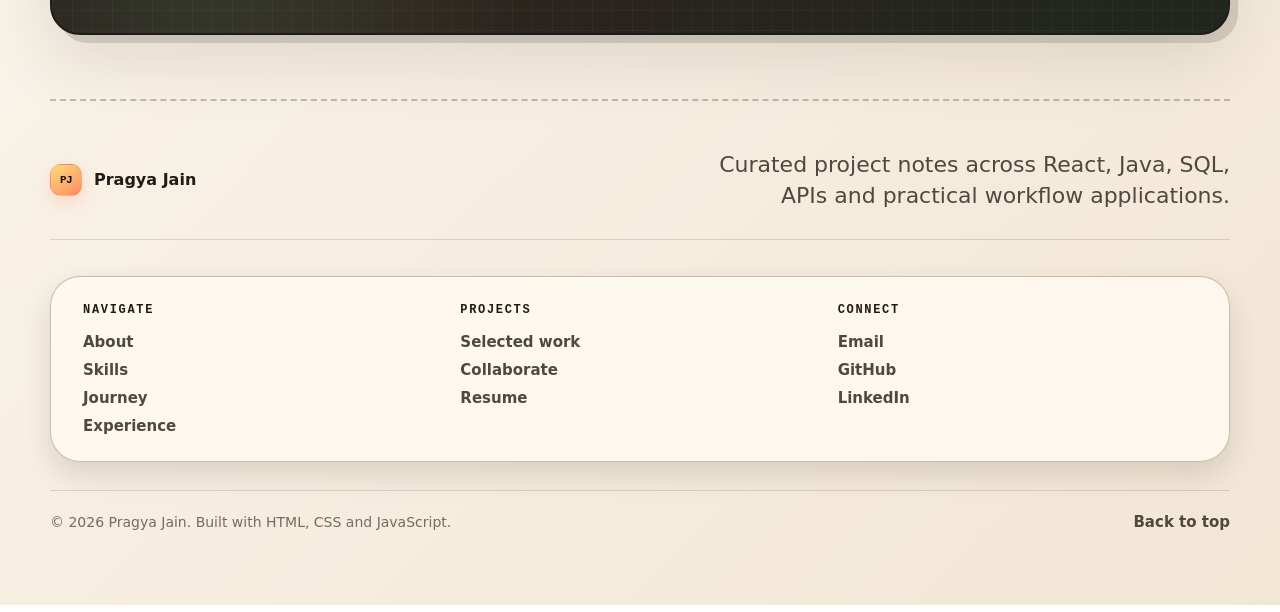
<file: project.html>
<!DOCTYPE html>
<html lang="en" data-theme="light">
<head>
  <meta charset="UTF-8" />
  <meta name="viewport" content="width=device-width, initial-scale=1.0" />
  <meta name="theme-color" content="#fff8ef" />
  <meta
    name="description"
    content="Projects by Pragya Jain across React, TypeScript, Tailwind, Java, SQL, API testing and workflow applications."
  />
  <meta property="og:title" content="Projects | Pragya Jain" />
  <meta
    property="og:description"
    content="Curated software projects by Pragya Jain including a Canteen Management System and AI-Powered Resume Analyzer."
  />
  <meta property="og:type" content="website" />
  <title>Projects | Pragya Jain</title>
  <link rel="stylesheet" href="style.css" />
</head>
<body class="project-page">
  <div class="cursor-dot" aria-hidden="true"></div>
  <div class="cursor-ring" aria-hidden="true"></div>
  <div class="grain" aria-hidden="true"></div>

  <header class="site-header" id="site-header">
    <a class="brand" href="index.html#home" aria-label="Go to home">
      <span class="brand-mark">PJ</span>
      <span>Pragya Jain</span>
    </a>

    <nav class="desktop-nav" aria-label="Primary navigation">
      <a href="index.html#about">About</a>
      <a href="index.html#skills">Skills</a>
      <a href="index.html#journey">Journey</a>
      <a class="is-current" href="project.html">Projects</a>
      <a href="index.html#experience">Experience</a>
      <a href="index.html#contact">Contact</a>
    </nav>

    <div class="header-actions">
      <button class="theme-toggle" id="theme-toggle" type="button" aria-label="Switch theme" aria-pressed="false">
        <span class="theme-toggle-icon" aria-hidden="true"></span>
        <span class="theme-toggle-text">Mood</span>
      </button>
      <a class="resume-link" href="Pragya_Jain_Resume.pdf" target="_blank" rel="noopener noreferrer">Resume</a>
      <button class="menu-button" id="menu-button" type="button" aria-label="Open navigation" aria-expanded="false">
        <span></span>
        <span></span>
      </button>
    </div>
  </header>

  <nav class="mobile-nav" id="mobile-nav" aria-label="Mobile navigation">
    <a href="index.html#about">About</a>
    <a href="index.html#skills">Skills</a>
    <a href="index.html#journey">Journey</a>
    <a href="project.html">Projects</a>
    <a href="index.html#experience">Experience</a>
    <a href="index.html#contact">Contact</a>
  </nav>

  <main>
    <section class="section project-hero">
      <div class="project-hero-grid reveal">
        <div class="project-hero-copy">
          <p class="eyebrow"><span class="mini-icon" aria-hidden="true"><svg viewBox="0 0 24 24"><path d="m8 9-4 3 4 3"/><path d="m16 9 4 3-4 3"/><path d="m14 5-4 14"/></svg></span> curated work</p>
          <h1>Projects that turn everyday workflow problems into usable web apps.</h1>
          <p class="hero-description">
            A focused project page for React interfaces, API-backed workflows, resume analysis tools and the coordination systems behind student placement operations.
          </p>
        </div>

        <aside class="project-quote-card" aria-label="Project philosophy">
          <p>“Good software should make the next step obvious.”</p>
          <span>understand → design → build → test → improve</span>
        </aside>
      </div>

      <div class="project-wordrail reveal" aria-label="Project process words">
        <span>requirements</span>
        <span>components</span>
        <span>database</span>
        <span>APIs</span>
        <span>testing</span>
        <span>workflow</span>
        <span>responsive UI</span>
        <span>users</span>
      </div>
    </section>

    <section class="section curated-work-section" id="curated-work">
      <div class="section-heading reveal">
        <p class="eyebrow"><span>01</span> selected projects</p>
        <h2>Case-study style notes for the work worth showing.</h2>
      </div>

      <div class="work-case-grid">
        <article class="work-case-card reveal">
          <div class="work-case-image">
            <img src="assets/project-canteen.png" alt="Canteen Management System project preview" />
          </div>
          <div class="work-case-content">
            <div class="case-meta">
              <span>React</span>
              <span>SQL</span>
              <span>Postman</span>
              <span>XAMPP</span>
            </div>
            <h2>Canteen Management System</h2>
            <p>A web-based system built during internship at Indian Oil Corporation to automate food ordering, billing and meal tracking for 100+ employees.</p>
            <div class="case-details">
              <div>
                <strong>Worked on</strong>
                <p>React UI components, desk-delivery workflow, database schema, API testing and local deployment.</p>
              </div>
              <div>
                <strong>Outcome</strong>
                <p>Reduced order-to-delivery time by about 50%, moving from register-based ordering to a digital workflow.</p>
              </div>
            </div>
            <a class="primary-button" href="mailto:pragyaj2704@gmail.com?subject=Canteen%20Management%20System">Discuss project</a>
          </div>
        </article>

        <article class="work-case-card reveal">
          <div class="work-case-image">
            <img src="assets/project-resume.png" alt="AI-Powered Resume Analyzer project preview" />
          </div>
          <div class="work-case-content">
            <div class="case-meta">
              <span>React</span>
              <span>TypeScript</span>
              <span>Tailwind CSS</span>
              <span>AI APIs</span>
            </div>
            <h2>AI-Powered Resume Analyzer</h2>
            <p>An AI-based platform that matches resumes with job descriptions and provides ATS score and skill-gap feedback.</p>
            <div class="case-details">
              <div>
                <strong>Worked on</strong>
                <p>Complete frontend, reusable components, file upload, preview flow, React Router and basic state handling.</p>
              </div>
              <div>
                <strong>Outcome</strong>
                <p>Created a smoother resume analysis flow where users can compare their resume against job requirements.</p>
              </div>
            </div>
            <a class="primary-button" href="mailto:pragyaj2704@gmail.com?subject=AI%20Resume%20Analyzer">Discuss project</a>
          </div>
        </article>

        <article class="work-case-card reveal">
          <div class="work-case-image">
            <img src="assets/project-placement.png" alt="Placement coordination workflow preview" />
          </div>
          <div class="work-case-content">
            <div class="case-meta">
              <span>Operations</span>
              <span>Scheduling</span>
              <span>HR comms</span>
              <span>Students</span>
            </div>
            <h2>Placement coordination workflow</h2>
            <p>A coordination-heavy leadership workflow supporting recruitment drives, mock interviews, resume reviews and campus hiring communication.</p>
            <div class="case-details">
              <div>
                <strong>Worked on</strong>
                <p>Recruitment scheduling, direct HR communication, drive coordination and student preparation support.</p>
              </div>
              <div>
                <strong>Outcome</strong>
                <p>Supported 40+ recruitment drives, 20+ company engagements and 500+ students through placement activities.</p>
              </div>
            </div>
            <a class="secondary-button" href="mailto:pragyaj2704@gmail.com?subject=Placement%20coordination%20workflow">Discuss workflow</a>
          </div>
        </article>

        <article class="work-case-card reveal">
          <div class="work-case-image">
            <img src="assets/project-ui.png" alt="Frontend component system preview" />
          </div>
          <div class="work-case-content">
            <div class="case-meta">
              <span>Frontend</span>
              <span>Responsive UI</span>
              <span>Components</span>
              <span>Practice</span>
            </div>
            <h2>Reusable frontend component practice</h2>
            <p>A growing collection of interface patterns and reusable frontend building blocks used across portfolio and project experiments.</p>
            <div class="case-details">
              <div>
                <strong>Worked on</strong>
                <p>Responsive layouts, UI states, forms, cards, navigation patterns and frontend polish.</p>
              </div>
              <div>
                <strong>Outcome</strong>
                <p>Improved speed and consistency while building React-based project interfaces.</p>
              </div>
            </div>
            <a class="secondary-button" href="mailto:pragyaj2704@gmail.com?subject=Frontend%20component%20practice">Ask about it</a>
          </div>
        </article>
      </div>
    </section>

    <section class="section learning-section">
      <div class="section-heading reveal">
        <p class="eyebrow"><span>02</span> learnings</p>
        <h2>The recurring notes I keep coming back to.</h2>
      </div>

      <div class="learning-grid">
        <article class="learning-card reveal">
          <span class="mini-icon" aria-hidden="true"><svg viewBox="0 0 24 24"><rect x="4" y="4" width="6" height="6" rx="1.5"/><rect x="14" y="4" width="6" height="6" rx="1.5"/><rect x="4" y="14" width="6" height="6" rx="1.5"/><rect x="14" y="14" width="6" height="6" rx="1.5"/></svg></span>
          <h3>Break the UI into pieces</h3>
          <p>Reusable components make the interface easier to reason about, test and improve.</p>
        </article>
        <article class="learning-card reveal">
          <span class="mini-icon" aria-hidden="true"><svg viewBox="0 0 24 24"><path d="M9 3v5l-5 9a3 3 0 0 0 2.6 4.5h10.8A3 3 0 0 0 20 17L15 8V3"/><path d="M8 3h8"/><path d="M7 15h10"/></svg></span>
          <h3>Test before assuming</h3>
          <p>API testing and small checks save time before the interface gets too polished.</p>
        </article>
        <article class="learning-card reveal">
          <span class="mini-icon" aria-hidden="true"><svg viewBox="0 0 24 24"><rect x="4" y="5" width="6" height="5" rx="1.4"/><rect x="14" y="14" width="6" height="5" rx="1.4"/><path d="M10 7.5h2.5a3.5 3.5 0 0 1 3.5 3.5V14"/><path d="m14 12 2 2 2-2"/></svg></span>
          <h3>Workflows matter</h3>
          <p>A good project is not just screens. It should reduce real friction for the people using it.</p>
        </article>
      </div>
    </section>

    <section class="section contact-section" id="contact">
      <div class="contact-card contact-card-doodle reveal">
        <div class="contact-doodle" aria-hidden="true"><span class="mini-icon" aria-hidden="true"><svg viewBox="0 0 24 24"><path d="M5 6h14a2 2 0 0 1 2 2v7a2 2 0 0 1-2 2h-8l-5 4v-4H5a2 2 0 0 1-2-2V8a2 2 0 0 1 2-2Z"/><path d="m8 11 2 2-2 2"/><path d="M12 15h4"/></svg></span></div>
        <p class="eyebrow"><span>03</span> next project?</p>
        <h2>Let’s build something practical, clean and easy to use.</h2>
        <p>Open to software development opportunities, frontend roles, internships and useful product ideas where React, APIs and user workflows matter.</p>

        <div class="contact-links">
          <a href="mailto:pragyaj2704@gmail.com">Email</a>
          <a href="https://github.com/pragyajain2711" target="_blank" rel="noopener noreferrer">GitHub</a>
          <a href="https://linkedin.com/in/pragyajain2711" target="_blank" rel="noopener noreferrer">LinkedIn</a>
          <a href="index.html">Back home</a>
        </div>
      </div>
    </section>
  </main>

  <button class="back-to-top" id="back-to-top" type="button" aria-label="Back to top">↑</button>

  <footer class="site-footer">
    <div class="footer-top">
      <a class="footer-brand" href="index.html#home" aria-label="Go to home">
        <span class="brand-mark">PJ</span>
        <span>Pragya Jain</span>
      </a>
      <p>Curated project notes across React, Java, SQL, APIs and practical workflow applications.</p>
    </div>

    <div class="footer-columns">
      <div>
        <h3>Navigate</h3>
        <a href="index.html#about">About</a>
        <a href="index.html#skills">Skills</a>
        <a href="index.html#journey">Journey</a>
        <a href="index.html#experience">Experience</a>
      </div>
      <div>
        <h3>Projects</h3>
        <a href="#curated-work">Selected work</a>
        <a href="index.html#contact">Collaborate</a>
        <a href="Pragya_Jain_Resume.pdf" target="_blank" rel="noopener noreferrer">Resume</a>
      </div>
      <div>
        <h3>Connect</h3>
        <a href="mailto:pragyaj2704@gmail.com">Email</a>
        <a href="https://github.com/pragyajain2711" target="_blank" rel="noopener noreferrer">GitHub</a>
        <a href="https://linkedin.com/in/pragyajain2711" target="_blank" rel="noopener noreferrer">LinkedIn</a>
      </div>
    </div>

    <div class="footer-bottom">
      <span>© 2026 Pragya Jain. Built with HTML, CSS and JavaScript.</span>
      <a href="index.html#home">Back to top</a>
    </div>
  </footer>

  <script src="main.js"></script>
</body>
</html>
</file>
<file: style.css>
:root {
  --background: #fff8ef;
  --background-soft: #fffdf8;
  --background-muted: #f2e6d5;
  --surface: rgba(255, 250, 242, 0.8);
  --surface-strong: #fffaf2;
  --surface-muted: #f6ead8;
  --text: #1f1b16;
  --text-soft: #51483d;
  --muted: #766b5d;
  --border: rgba(48, 38, 27, 0.14);
  --border-strong: rgba(48, 38, 27, 0.28);
  --ink: #171511;
  --cream: #fff6e8;
  --accent: #ff8b68;
  --accent-2: #e7b84d;
  --accent-3: #6b8f71;
  --accent-4: #9b8ac7;
  --accent-5: #5c8e96;
  --card-shadow: 0 22px 70px rgba(55, 39, 24, 0.13);
  --tight-shadow: 0 13px 28px rgba(55, 39, 24, 0.14);
  --radius-xl: 34px;
  --radius-lg: 24px;
  --radius-md: 18px;
  --container: min(1180px, calc(100vw - 48px));
  --mono: "SFMono-Regular", "Cascadia Code", "Roboto Mono", Consolas, monospace;
  --sans: Inter, ui-sans-serif, system-ui, -apple-system, BlinkMacSystemFont, "Segoe UI", sans-serif;
  color-scheme: light;
}

html[data-theme="dark"] {
  --background: #14120f;
  --background-soft: #1d1b16;
  --background-muted: #28241e;
  --surface: rgba(31, 28, 22, 0.8);
  --surface-strong: #211e18;
  --surface-muted: #29251d;
  --text: #fff5e7;
  --text-soft: #d6c8b7;
  --muted: #ad9f8d;
  --border: rgba(255, 243, 226, 0.15);
  --border-strong: rgba(255, 243, 226, 0.26);
  --ink: #fff5e7;
  --cream: #171511;
  --card-shadow: 0 24px 80px rgba(0, 0, 0, 0.36);
  --tight-shadow: 0 14px 32px rgba(0, 0, 0, 0.34);
  color-scheme: dark;
}

* {
  box-sizing: border-box;
}

html {
  scroll-behavior: smooth;
}

body {
  margin: 0;
  min-height: 100vh;
  overflow-x: hidden;
  color: var(--text);
  background:
    radial-gradient(circle at 0% 6%, rgba(255, 139, 104, 0.26), transparent 28%),
    radial-gradient(circle at 92% 18%, rgba(107, 143, 113, 0.22), transparent 30%),
    linear-gradient(135deg, var(--background), var(--background-soft) 48%, var(--background-muted));
  font-family: var(--sans);
  text-rendering: optimizeLegibility;
  -webkit-font-smoothing: antialiased;
}

body.menu-open {
  overflow: hidden;
}

a {
  color: inherit;
  text-decoration: none;
}

button {
  font: inherit;
}

img {
  max-width: 100%;
  display: block;
}

.grain {
  position: fixed;
  inset: 0;
  z-index: -1;
  pointer-events: none;
  opacity: 0.28;
  background-image:
    linear-gradient(rgba(255, 255, 255, 0.04) 1px, transparent 1px),
    linear-gradient(90deg, rgba(255, 255, 255, 0.04) 1px, transparent 1px);
  background-size: 18px 18px;
  mask-image: linear-gradient(to bottom, black, transparent 88%);
}

html[data-theme="light"] .grain {
  background-image:
    linear-gradient(rgba(47, 35, 22, 0.035) 1px, transparent 1px),
    linear-gradient(90deg, rgba(47, 35, 22, 0.035) 1px, transparent 1px);
}

.cursor-dot,
.cursor-ring {
  position: fixed;
  top: 0;
  left: 0;
  z-index: 9999;
  pointer-events: none;
  border-radius: 999px;
  transform: translate(-50%, -50%);
}

.cursor-dot {
  width: 8px;
  height: 8px;
  background: var(--accent);
}

.cursor-ring {
  width: 40px;
  height: 40px;
  border: 1.5px dashed var(--border-strong);
  transition: width 0.18s ease, height 0.18s ease, border-color 0.18s ease, background 0.18s ease;
}

.cursor-ring.is-hovering {
  width: 58px;
  height: 58px;
  border-color: var(--accent);
  background: rgba(255, 139, 104, 0.08);
}

.site-header {
  position: sticky;
  top: 18px;
  z-index: 100;
  width: var(--container);
  height: 74px;
  margin: 18px auto 0;
  padding: 0 14px 0 18px;
  display: flex;
  align-items: center;
  justify-content: space-between;
  gap: 18px;
  border: 1px solid var(--border-strong);
  border-radius: 999px;
  background: color-mix(in srgb, var(--surface) 86%, transparent);
  box-shadow: var(--tight-shadow);
  backdrop-filter: blur(18px);
}

.brand {
  display: inline-flex;
  align-items: center;
  gap: 10px;
  flex: 0 0 auto;
  font-size: 13px;
  font-weight: 720;
  letter-spacing: -0.02em;
}

.brand-mark {
  display: grid;
  place-items: center;
  width: 32px;
  height: 32px;
  border-radius: 11px;
  color: #171511;
  background: linear-gradient(145deg, #ffdb79, var(--accent));
  border: 1px solid rgba(0, 0, 0, 0.08);
  font-family: Georgia, serif;
  font-size: 18px;
  font-weight: 800;
  box-shadow: 0 6px 18px rgba(255, 139, 104, 0.26);
}

.desktop-nav {
  display: flex;
  align-items: center;
  justify-content: center;
  gap: clamp(12px, 2vw, 30px);
  flex: 1;
  color: var(--text-soft);
  font-size: 12px;
  font-weight: 650;
}

.desktop-nav a {
  position: relative;
  padding: 10px 0;
}

.desktop-nav a::after {
  content: "";
  position: absolute;
  left: 0;
  right: 0;
  bottom: 5px;
  height: 2px;
  background: var(--accent);
  transform: scaleX(0);
  transform-origin: left;
  transition: transform 0.2s ease;
}

.desktop-nav a:hover::after,
.desktop-nav .is-current::after {
  transform: scaleX(1);
}

.header-actions {
  display: inline-flex;
  align-items: center;
  gap: 8px;
  flex: 0 0 auto;
}

.theme-toggle,
.resume-link,
.primary-button,
.secondary-button,
.inline-link {
  display: inline-flex;
  align-items: center;
  justify-content: center;
  gap: 10px;
  min-height: 42px;
  padding: 0 18px;
  border-radius: 999px;
  font-size: 13px;
  font-weight: 760;
  cursor: pointer;
  transition: transform 0.2s ease, box-shadow 0.2s ease, background 0.2s ease, color 0.2s ease, border-color 0.2s ease;
}

.theme-toggle {
  color: var(--text);
  border: 1px solid var(--border);
  background: var(--surface-strong);
}

.theme-toggle-icon {
  position: relative;
  width: 18px;
  height: 18px;
  flex: 0 0 auto;
  border-radius: 999px;
  color: var(--text);
  background: transparent;
  box-shadow: none;
}

.theme-toggle-icon::before,
.theme-toggle-icon::after {
  content: "";
  position: absolute;
  inset: 0;
  transition: transform 0.22s ease, opacity 0.22s ease, box-shadow 0.22s ease, background 0.22s ease;
}

.theme-toggle-icon::before {
  inset: 4px;
  border-radius: 999px;
  background: var(--accent-2);
  box-shadow:
    0 -7px 0 -4px currentColor,
    0 7px 0 -4px currentColor,
    7px 0 0 -4px currentColor,
    -7px 0 0 -4px currentColor,
    5px 5px 0 -4px currentColor,
    -5px -5px 0 -4px currentColor,
    5px -5px 0 -4px currentColor,
    -5px 5px 0 -4px currentColor;
}

.theme-toggle-icon::after {
  opacity: 0;
  border-radius: 999px;
  background: var(--text);
  box-shadow: 6px -2px 0 0 var(--surface-strong);
  transform: scale(0.72) rotate(-18deg);
}

html[data-theme="dark"] .theme-toggle-icon::before {
  opacity: 0;
  transform: scale(0.65) rotate(40deg);
}

html[data-theme="dark"] .theme-toggle-icon::after {
  opacity: 1;
  transform: scale(0.78) rotate(-18deg);
}

.resume-link,
.primary-button {
  color: #19150f;
  border: 1px solid rgba(25, 21, 15, 0.08);
  background: linear-gradient(135deg, #ffdf82, #f2b647);
  box-shadow: 0 12px 28px rgba(231, 184, 77, 0.25);
}

.secondary-button,
.inline-link {
  color: var(--text);
  border: 1px solid var(--border-strong);
  background: var(--surface-strong);
}

html[data-theme="dark"] .resume-link,
html[data-theme="dark"] .primary-button {
  color: #171511;
  background: linear-gradient(135deg, #ffe29a, #e7b84d);
}

html[data-theme="dark"] .secondary-button,
html[data-theme="dark"] .inline-link,
html[data-theme="dark"] .theme-toggle {
  color: var(--text);
  background: rgba(255, 245, 231, 0.08);
  border-color: var(--border-strong);
}

.primary-button:hover,
.secondary-button:hover,
.resume-link:hover,
.theme-toggle:hover,
.inline-link:hover {
  transform: translateY(-2px);
  box-shadow: var(--tight-shadow);
}

.menu-button {
  display: none;
  width: 42px;
  height: 42px;
  border: 1px solid var(--border);
  border-radius: 999px;
  background: var(--surface-strong);
  cursor: pointer;
}

.menu-button span {
  display: block;
  width: 16px;
  height: 2px;
  margin: 4px auto;
  background: var(--text);
  border-radius: 999px;
  transition: transform 0.2s ease, opacity 0.2s ease;
}

.menu-open .menu-button span:first-child {
  transform: translateY(3px) rotate(45deg);
}

.menu-open .menu-button span:last-child {
  transform: translateY(-3px) rotate(-45deg);
}

.mobile-nav {
  position: fixed;
  inset: 106px 24px auto;
  z-index: 90;
  display: none;
  flex-direction: column;
  padding: 18px;
  border: 1px solid var(--border-strong);
  border-radius: 26px;
  background: var(--surface-strong);
  box-shadow: var(--card-shadow);
}

.mobile-nav a {
  padding: 14px 8px;
  border-bottom: 1px solid var(--border);
  color: var(--text-soft);
  font-weight: 680;
}

.mobile-nav a:last-child {
  border-bottom: 0;
}

.mobile-nav.is-open {
  display: flex;
}

.section {
  width: var(--container);
  margin: 0 auto;
  padding: clamp(72px, 9vw, 120px) 0;
}

.hero {
  min-height: calc(100vh - 100px);
  display: grid;
  grid-template-columns: minmax(0, 1fr) minmax(360px, 0.82fr);
  align-items: center;
  gap: clamp(28px, 5vw, 72px);
  padding-top: clamp(54px, 8vw, 96px);
}

.hero-copy,
.project-hero-copy {
  min-width: 0;
}

.eyebrow {
  display: flex;
  align-items: center;
  gap: 10px;
  margin: 0 0 20px;
  color: var(--text-soft);
  font-family: var(--mono);
  font-size: 11px;
  font-weight: 800;
  letter-spacing: 0.18em;
  text-transform: uppercase;
}

.eyebrow span {
  color: var(--accent);
}

h1,
h2,
h3,
p {
  margin-top: 0;
}

h1 {
  max-width: 760px;
  margin-bottom: 24px;
  font-size: clamp(50px, 7vw, 104px);
  line-height: 0.96;
  letter-spacing: -0.075em;
  font-weight: 760;
}

.hero h1::after {
  content: "";
  display: inline-block;
  width: 14px;
  height: 14px;
  margin-left: 10px;
  border-radius: 999px;
  background: var(--accent);
  box-shadow: 0 0 0 8px rgba(255, 139, 104, 0.18);
}

.hero-description {
  max-width: 620px;
  margin-bottom: 32px;
  color: var(--text-soft);
  font-size: clamp(17px, 1.7vw, 22px);
  line-height: 1.72;
}

.hero-actions {
  display: flex;
  flex-wrap: wrap;
  gap: 14px;
  margin-bottom: 34px;
}

.notebook-strip {
  display: grid;
  grid-template-columns: repeat(3, minmax(0, 1fr));
  gap: 12px;
  max-width: 720px;
}

.notebook-strip div {
  padding: 16px;
  border: 1px solid var(--border);
  border-radius: 18px;
  background: color-mix(in srgb, var(--surface) 80%, transparent);
  box-shadow: 0 8px 22px rgba(55, 39, 24, 0.06);
}

.notebook-strip span {
  display: block;
  margin-bottom: 5px;
  color: var(--text);
  font-family: var(--mono);
  font-size: 11px;
  font-weight: 850;
  letter-spacing: 0.1em;
  text-transform: uppercase;
}

.notebook-strip p {
  margin: 0;
  color: var(--muted);
  font-size: 13px;
  line-height: 1.45;
}

.hero-visual {
  position: relative;
  min-height: 500px;
  display: flex;
  align-items: center;
  justify-content: center;
  perspective: 1200px;
}

.lab-card {
  position: relative;
  width: min(440px, 100%);
  min-height: 390px;
  border: 1px solid var(--border-strong);
  border-radius: 34px;
  background:
    radial-gradient(circle at 18% 8%, rgba(231, 184, 77, 0.20), transparent 32%),
    radial-gradient(circle at 90% 100%, rgba(107, 143, 113, 0.24), transparent 38%),
    #232116;
  color: #fff5e7;
  box-shadow: 22px 22px 0 rgba(107, 143, 113, 0.22), var(--card-shadow);
  padding: 34px;
  overflow: hidden;
  transform: rotate(2deg);
  animation: floatyCard 6s ease-in-out infinite;
}

.lab-card::before {
  content: "";
  position: absolute;
  inset: 0;
  background-image:
    linear-gradient(rgba(255, 255, 255, 0.04) 1px, transparent 1px),
    linear-gradient(90deg, rgba(255, 255, 255, 0.04) 1px, transparent 1px);
  background-size: 18px 18px;
  opacity: 0.4;
}

.card-window,
.terminal-line,
.lab-card h2,
.orbit {
  position: relative;
  z-index: 1;
}

.card-window {
  display: flex;
  gap: 7px;
  margin-bottom: 58px;
}

.card-window span {
  width: 10px;
  height: 10px;
  border-radius: 999px;
  background: var(--accent);
}

.card-window span:nth-child(2) {
  background: var(--accent-2);
}

.card-window span:nth-child(3) {
  background: var(--accent-3);
}

.terminal-line {
  margin-bottom: 12px;
  color: #ffdf82;
  font-family: var(--mono);
  font-size: 13px;
  letter-spacing: 0.02em;
}

.lab-card h2 {
  max-width: 360px;
  margin-bottom: 34px;
  font-size: clamp(30px, 3vw, 44px);
  line-height: 1;
  letter-spacing: -0.055em;
  font-weight: 780;
}

.orbit {
  width: 126px;
  height: 126px;
  margin-left: auto;
  border: 1px dashed rgba(255, 245, 231, 0.28);
  border-radius: 999px;
  animation: orbitSpin 18s linear infinite;
}

.orbit-core {
  position: absolute;
  inset: 38px;
  display: grid;
  place-items: center;
  border-radius: 24px;
  color: #171511;
  background: #ffcf32;
  font-weight: 900;
  animation: orbitSpinReverse 18s linear infinite;
}

.orbit-dot {
  position: absolute;
  width: 16px;
  height: 16px;
  border-radius: 999px;
  background: var(--accent);
}

.dot-a { top: -8px; left: 55%; }
.dot-b { right: -8px; top: 54%; background: var(--accent-4); }
.dot-c { left: 8px; bottom: 6px; background: #9be54d; }

.sticky-note {
  position: absolute;
  z-index: 3;
  width: min(210px, 38vw);
  padding: 18px;
  border: 1px solid rgba(39, 32, 24, 0.18);
  border-radius: 15px;
  color: #201a14;
  background: #fff4df;
  box-shadow: 0 18px 42px rgba(30, 24, 18, 0.18);
  transform-origin: center;
  animation: floatyNote 5s ease-in-out infinite;
}

.sticky-note span {
  display: block;
  margin-bottom: 10px;
  font-size: 24px;
}

.sticky-note p {
  margin: 0;
  font-size: 14px;
  line-height: 1.35;
  font-weight: 800;
}

.sticky-one {
  top: 38px;
  left: 16px;
  transform: rotate(-7deg);
}

.sticky-two {
  bottom: 56px;
  left: 0;
  background: #f9ebd6;
  transform: rotate(4deg);
  animation-delay: 0.8s;
}

.floating-chip-card {
  position: absolute;
  right: 20px;
  bottom: 74px;
  z-index: 4;
  display: flex;
  align-items: center;
  gap: 10px;
  padding: 12px 14px;
  border: 1px solid rgba(255, 245, 231, 0.18);
  border-radius: 16px;
  color: #fff5e7;
  background: #3d5f4d;
  box-shadow: var(--tight-shadow);
  animation: floatyChip 4.8s ease-in-out infinite;
}

.floating-chip-card span {
  display: grid;
  place-items: center;
  width: 28px;
  height: 28px;
  border-radius: 9px;
  background: rgba(255, 245, 231, 0.12);
}

.floating-chip-card p {
  margin: 0;
  font-size: 12px;
  font-weight: 750;
}

@keyframes floatyCard {
  0%, 100% { transform: rotate(2deg) translateY(0); }
  50% { transform: rotate(1.2deg) translateY(-12px); }
}

@keyframes floatyNote {
  0%, 100% { translate: 0 0; }
  50% { translate: 0 -10px; }
}

@keyframes floatyChip {
  0%, 100% { translate: 0 0; }
  50% { translate: -6px -8px; }
}

@keyframes orbitSpin {
  to { transform: rotate(360deg); }
}

@keyframes orbitSpinReverse {
  to { transform: rotate(-360deg); }
}

.section-heading {
  margin-bottom: clamp(34px, 6vw, 62px);
}

.section-heading-row {
  display: flex;
  align-items: flex-end;
  justify-content: space-between;
  gap: 24px;
}

.section-heading h2,
.project-hero h1 {
  max-width: 850px;
  margin: 0;
  font-size: clamp(34px, 5vw, 66px);
  line-height: 1.04;
  letter-spacing: -0.055em;
  font-weight: 720;
}

.notion-emoji {
  flex: 0 0 auto;
  display: grid;
  place-items: center;
  width: clamp(86px, 10vw, 132px);
  height: clamp(86px, 10vw, 132px);
  border: 1px solid var(--border-strong);
  border-radius: 28px;
  background: var(--surface-strong);
  box-shadow: var(--tight-shadow);
  transform: rotate(4deg);
}

.notion-emoji span {
  font-size: clamp(40px, 6vw, 70px);
}

.about-grid {
  display: grid;
  grid-template-columns: minmax(0, 1.35fr) minmax(280px, 0.65fr);
  gap: 24px;
  align-items: stretch;
}

.paper-card,
.profile-card,
.expertise-card,
.experience-card,
.project-card,
.education-card,
.contact-card,
.project-quote-card,
.work-case-card,
.learning-card,
.journey-side-note,
.journey-card {
  border: 1px solid var(--border-strong);
  background: var(--surface);
  box-shadow: var(--card-shadow);
  backdrop-filter: blur(14px);
}

.paper-card {
  padding: clamp(26px, 4vw, 46px);
  border-radius: var(--radius-xl);
}

.paper-card p {
  margin: 0;
  color: var(--text-soft);
  font-size: clamp(18px, 2vw, 23px);
  line-height: 1.75;
}

.paper-card p + p {
  margin-top: 24px;
}

.profile-card {
  display: flex;
  flex-direction: column;
  justify-content: space-between;
  gap: 24px;
  padding: 28px;
  border-radius: var(--radius-xl);
  background:
    linear-gradient(145deg, color-mix(in srgb, var(--surface-strong) 92%, transparent), color-mix(in srgb, var(--surface-muted) 84%, transparent));
}

.about-doodle-card {
  justify-content: flex-start;
  gap: 18px;
  padding: 18px;
  overflow: hidden;
}

.about-doodle-frame {
  display: grid;
  place-items: center;
  width: 100%;
  min-height: 250px;
  border: 1px solid var(--border);
  border-radius: 24px;
  background:
    radial-gradient(circle at 25% 20%, rgba(255, 206, 90, 0.22), transparent 28%),
    color-mix(in srgb, var(--surface-strong) 88%, transparent);
  overflow: hidden;
}

.about-doodle-frame img {
  display: block;
  width: min(100%, 460px);
  height: auto;
  object-fit: contain;
  filter: drop-shadow(0 18px 24px rgba(25, 21, 15, 0.12));
}

.about-doodle-info {
  padding: 0 4px;
}

.about-doodle-info p {
  max-width: 34rem;
}

.avatar-stamp {
  display: grid;
  place-items: center;
  width: 86px;
  height: 86px;
  border-radius: 28px;
  color: #171511;
  background: linear-gradient(145deg, #ffdf82, var(--accent));
  font-size: 30px;
  font-weight: 900;
  letter-spacing: -0.08em;
  box-shadow: 9px 9px 0 rgba(107, 143, 113, 0.22);
}

.profile-card h3,
.expertise-card h3,
.experience-card h3,
.project-card h3,
.education-card h3,
.learning-card h3,
.journey-card h3 {
  margin: 0 0 10px;
  color: var(--text);
  font-size: 22px;
  line-height: 1.16;
  letter-spacing: -0.035em;
  font-weight: 720;
}

.profile-card p,
.expertise-card p,
.education-card p,
.learning-card p,
.journey-card p {
  margin: 0;
  color: var(--text-soft);
  font-size: 15px;
  line-height: 1.65;
}

.profile-tags,
.case-meta {
  display: flex;
  flex-wrap: wrap;
  gap: 9px;
}

.profile-tags span,
.case-meta span,
.project-copy span,
.experience-meta span,
.education-card span {
  display: inline-flex;
  align-items: center;
  width: fit-content;
  padding: 7px 10px;
  border: 1px solid var(--border);
  border-radius: 999px;
  color: var(--text-soft);
  background: color-mix(in srgb, var(--surface-strong) 74%, transparent);
  font-family: var(--mono);
  font-size: 11px;
  font-weight: 800;
  letter-spacing: 0.03em;
  text-transform: uppercase;
}

.expertise-grid {
  display: grid;
  grid-template-columns: repeat(3, minmax(0, 1fr));
  gap: 18px;
}

.expertise-card {
  position: relative;
  min-height: 250px;
  display: flex;
  flex-direction: column;
  gap: 18px;
  padding: 26px;
  border-radius: 26px;
  overflow: hidden;
  transition: transform 0.22s ease, box-shadow 0.22s ease, border-color 0.22s ease, background 0.22s ease;
}

.expertise-card::before {
  content: "";
  position: absolute;
  inset: 14px;
  border: 1px dashed transparent;
  border-radius: 20px;
  pointer-events: none;
  transition: border-color 0.22s ease, transform 0.22s ease;
}

.expertise-card:hover {
  transform: translateY(-8px) rotate(-0.7deg);
  box-shadow: 0 28px 78px rgba(54, 38, 26, 0.18);
  border-color: color-mix(in srgb, var(--accent) 48%, var(--border-strong));
}

.expertise-card:hover::before {
  border-color: color-mix(in srgb, var(--accent) 35%, transparent);
  transform: rotate(1deg);
}

.icon-badge {
  display: grid;
  place-items: center;
  width: 54px;
  height: 54px;
  border-radius: 18px;
  color: #171511;
  font-size: 20px;
  font-weight: 900;
  transition: transform 0.22s ease;
}

.expertise-card:hover .icon-badge {
  transform: translateY(-3px) rotate(-8deg) scale(1.05);
}

.accent-coral .icon-badge { background: #ffad96; }
.accent-green .icon-badge { background: #a9c7a6; }
.accent-yellow .icon-badge { background: #ffdb79; }
.accent-lilac .icon-badge { background: #c3b6e8; }
.accent-blue .icon-badge { background: #afd3d8; }
.accent-ink .icon-badge { background: #242018; color: #fff4df; }

.journey-intro,
.project-hero-grid {
  display: grid;
  grid-template-columns: minmax(0, 1fr) minmax(260px, 0.4fr);
  gap: 28px;
  align-items: end;
  margin-bottom: 44px;
}

.journey-tip {
  margin: 0;
  padding: 20px;
  border: 1px dashed var(--border-strong);
  border-radius: 22px;
  color: var(--text-soft);
  background: color-mix(in srgb, var(--surface-strong) 72%, transparent);
  font-size: 15px;
  line-height: 1.6;
}

.journey-board {
  display: grid;
  grid-template-columns: 300px minmax(0, 1fr);
  gap: 24px;
}

.journey-side-note {
  position: sticky;
  top: 116px;
  height: fit-content;
  padding: 24px;
  border-radius: 28px;
  background: #28251c;
  color: #fff5e7;
}

.journey-side-note span {
  display: block;
  margin-bottom: 26px;
  font-size: 44px;
}

.journey-side-note h3 {
  margin: 0 0 10px;
  font-size: 24px;
  line-height: 1.1;
  letter-spacing: -0.04em;
}

.journey-side-note p {
  margin: 0;
  color: rgba(255, 245, 231, 0.76);
  line-height: 1.65;
}

.journey-track {
  display: grid;
  gap: 18px;
}

.journey-card {
  display: grid;
  grid-template-columns: 120px minmax(0, 1fr);
  gap: 24px;
  padding: 24px;
  border-radius: 28px;
  transition: transform 0.22s ease, box-shadow 0.22s ease;
}

.journey-card:hover {
  transform: translateX(8px);
  box-shadow: var(--tight-shadow);
}

.journey-year {
  display: grid;
  place-items: center;
  min-height: 84px;
  border: 1px solid var(--border);
  border-radius: 22px;
  background: var(--surface-strong);
  color: var(--text);
  font-family: Georgia, serif;
  font-size: 28px;
  font-weight: 800;
}

.experience-list {
  display: grid;
  grid-template-columns: repeat(2, minmax(0, 1fr));
  gap: 22px;
}

.experience-card {
  padding: 28px;
  border-radius: 28px;
}

.experience-meta {
  display: flex;
  flex-wrap: wrap;
  gap: 8px;
  margin-bottom: 20px;
}

.experience-card .company {
  margin: 0 0 18px;
  color: var(--accent-3);
  font-weight: 750;
}

.experience-card ul {
  margin: 0;
  padding-left: 18px;
  color: var(--text-soft);
  font-size: 15px;
  line-height: 1.75;
}

.experience-card li::marker {
  color: var(--accent);
}

.project-card-grid {
  display: grid;
  grid-template-columns: repeat(3, minmax(0, 1fr));
  gap: 20px;
}

.project-card {
  display: flex;
  flex-direction: column;
  min-width: 0;
  border-radius: 28px;
  overflow: hidden;
  transition: transform 0.22s ease, box-shadow 0.22s ease;
}

.project-card:hover {
  transform: translateY(-8px);
  box-shadow: 0 28px 80px rgba(54, 38, 26, 0.18);
}

.project-image {
  height: 230px;
  padding: 16px;
  background: color-mix(in srgb, var(--surface-muted) 72%, transparent);
  border-bottom: 1px solid var(--border);
  overflow: hidden;
}

.project-image img {
  width: 100%;
  height: 100%;
  object-fit: cover;
  border-radius: 18px;
}

.project-copy {
  display: flex;
  flex-direction: column;
  flex: 1;
  padding: 24px;
}

.project-copy span {
  margin-bottom: 16px;
}

.project-copy p {
  margin: 0;
  color: var(--text-soft);
  font-size: 15px;
  line-height: 1.65;
}

.education-grid,
.learning-grid {
  display: grid;
  grid-template-columns: repeat(3, minmax(0, 1fr));
  gap: 18px;
}

.education-card,
.learning-card {
  padding: 24px;
  border-radius: 26px;
}

.education-card span {
  margin-bottom: 18px;
}

.contact-card {
  display: grid;
  grid-template-columns: minmax(0, 1fr) minmax(260px, 0.42fr);
  gap: 28px;
  align-items: center;
  padding: clamp(28px, 5vw, 48px);
  border-radius: 36px;
  background:
    linear-gradient(135deg, color-mix(in srgb, var(--surface-strong) 92%, transparent), color-mix(in srgb, var(--surface-muted) 78%, transparent));
}

.contact-card h2 {
  margin: 0 0 14px;
  font-size: clamp(34px, 5vw, 62px);
  line-height: 1;
  letter-spacing: -0.055em;
  font-weight: 720;
}

.contact-card p {
  max-width: 720px;
  margin: 0;
  color: var(--text-soft);
  font-size: 18px;
  line-height: 1.7;
}

.contact-links {
  display: grid;
  gap: 10px;
}

.contact-links a {
  display: flex;
  align-items: center;
  justify-content: space-between;
  min-height: 52px;
  padding: 0 18px;
  border: 1px solid var(--border-strong);
  border-radius: 16px;
  background: var(--surface-strong);
  color: var(--text);
  font-weight: 760;
  transition: transform 0.2s ease, background 0.2s ease;
}

.contact-links a::after {
  content: "↗";
  color: var(--accent);
}

.contact-links a:hover {
  transform: translateX(5px);
  background: color-mix(in srgb, var(--surface-strong) 75%, var(--accent-2) 25%);
}

.project-hero {
  padding-top: clamp(72px, 8vw, 110px);
}

.project-quote-card {
  padding: 26px;
  border-radius: 28px;
  transform: rotate(2deg);
  background: #28251c;
  color: #fff5e7;
}

.project-quote-card p {
  margin: 0 0 20px;
  font-size: 28px;
  line-height: 1.12;
  letter-spacing: -0.04em;
  font-weight: 740;
}

.project-quote-card span {
  color: #ffdf82;
  font-family: var(--mono);
  font-size: 11px;
  letter-spacing: 0.08em;
  text-transform: uppercase;
}

.project-wordrail {
  display: flex;
  flex-wrap: wrap;
  gap: 10px;
  padding: 14px;
  border: 1px solid var(--border);
  border-radius: 999px;
  background: var(--surface);
}

.project-wordrail span {
  padding: 10px 14px;
  border-radius: 999px;
  background: var(--surface-strong);
  color: var(--text-soft);
  font-family: var(--mono);
  font-size: 11px;
  font-weight: 800;
  text-transform: uppercase;
}

.work-case-grid {
  display: grid;
  gap: 24px;
}

.work-case-card {
  display: grid;
  grid-template-columns: minmax(260px, 0.42fr) minmax(0, 1fr);
  gap: 0;
  min-height: 440px;
  border-radius: 34px;
  overflow: hidden;
}

.work-case-image {
  min-height: 100%;
  padding: 20px;
  background: color-mix(in srgb, var(--surface-muted) 78%, transparent);
  border-right: 1px solid var(--border);
}

.work-case-image img {
  width: 100%;
  height: 100%;
  min-height: 350px;
  object-fit: cover;
  border-radius: 24px;
}

.work-case-content {
  display: flex;
  flex-direction: column;
  align-items: flex-start;
  justify-content: center;
  min-width: 0;
  padding: clamp(26px, 5vw, 48px);
}

.work-case-content h2 {
  max-width: 820px;
  margin: 20px 0 16px;
  font-size: clamp(30px, 4vw, 52px);
  line-height: 1.05;
  letter-spacing: -0.055em;
  font-weight: 720;
}

.work-case-content > p {
  max-width: 780px;
  margin: 0 0 26px;
  color: var(--text-soft);
  font-size: 17px;
  line-height: 1.72;
}

.case-details {
  display: grid;
  grid-template-columns: repeat(2, minmax(0, 1fr));
  gap: 14px;
  width: 100%;
  margin-bottom: 26px;
}

.case-details div {
  padding: 16px;
  border: 1px solid var(--border);
  border-radius: 18px;
  background: color-mix(in srgb, var(--surface-strong) 74%, transparent);
}

.case-details strong {
  display: block;
  margin-bottom: 8px;
  color: var(--text);
  font-size: 13px;
}

.case-details p {
  margin: 0;
  color: var(--text-soft);
  font-size: 14px;
  line-height: 1.58;
}

.learning-card span {
  display: block;
  margin-bottom: 20px;
  font-size: 36px;
}

.back-to-top {
  position: fixed;
  right: 22px;
  bottom: 22px;
  z-index: 60;
  display: grid;
  place-items: center;
  width: 48px;
  height: 48px;
  border: 1px solid var(--border-strong);
  border-radius: 999px;
  color: var(--text);
  background: var(--surface-strong);
  box-shadow: var(--tight-shadow);
  opacity: 0;
  pointer-events: none;
  transform: translateY(10px);
  transition: opacity 0.2s ease, transform 0.2s ease;
  cursor: pointer;
}

.back-to-top.is-visible {
  opacity: 1;
  pointer-events: auto;
  transform: translateY(0);
}

.site-footer {
  width: var(--container);
  margin: 0 auto 28px;
  padding: 34px;
  border: 1px solid var(--border-strong);
  border-radius: 34px;
  background: color-mix(in srgb, var(--surface) 88%, transparent);
  box-shadow: var(--tight-shadow);
}

.footer-top {
  display: flex;
  align-items: center;
  justify-content: space-between;
  gap: 24px;
  padding-bottom: 28px;
  border-bottom: 1px solid var(--border);
}

.footer-top p {
  max-width: 520px;
  margin: 0;
  color: var(--text-soft);
  line-height: 1.6;
}

.footer-link-grid {
  display: grid;
  grid-template-columns: repeat(3, minmax(0, 1fr));
  gap: 24px;
  padding: 28px 0;
}

.footer-link-grid h3 {
  margin: 0 0 14px;
  color: var(--muted);
  font-family: var(--mono);
  font-size: 11px;
  letter-spacing: 0.12em;
  text-transform: uppercase;
}

.footer-link-grid a {
  display: block;
  width: fit-content;
  margin: 10px 0;
  color: var(--text);
  font-size: 14px;
  font-weight: 650;
}

.footer-link-grid a:hover {
  color: var(--accent);
}

.footer-bottom {
  display: flex;
  align-items: center;
  justify-content: space-between;
  gap: 18px;
  padding-top: 22px;
  border-top: 1px solid var(--border);
  color: var(--muted);
  font-size: 13px;
}

.reveal {
  opacity: 0;
  transform: translateY(22px);
  transition: opacity 0.7s ease, transform 0.7s ease;
}

.reveal.is-visible {
  opacity: 1;
  transform: translateY(0);
}

@media (prefers-reduced-motion: reduce) {
  *,
  *::before,
  *::after {
    scroll-behavior: auto !important;
    animation-duration: 0.001ms !important;
    animation-iteration-count: 1 !important;
    transition-duration: 0.001ms !important;
  }
}

@media (max-width: 1120px) {
  .hero,
  .about-grid,
  .contact-card,
  .project-hero-grid,
  .journey-intro {
    grid-template-columns: 1fr;
  }

  .hero-visual {
    min-height: 460px;
    justify-content: flex-start;
  }

  .expertise-grid,
  .project-card-grid,
  .education-grid,
  .learning-grid {
    grid-template-columns: repeat(2, minmax(0, 1fr));
  }

  .journey-board {
    grid-template-columns: 1fr;
  }

  .journey-side-note {
    position: relative;
    top: auto;
  }

  .work-case-card {
    grid-template-columns: 1fr;
  }

  .work-case-image {
    border-right: 0;
    border-bottom: 1px solid var(--border);
  }

  .work-case-image img {
    min-height: 260px;
  }
}

@media (max-width: 920px) {
  :root {
    --container: min(100vw - 32px, 1180px);
  }

  .desktop-nav {
    display: none;
  }

  .menu-button {
    display: inline-block;
  }

  .theme-toggle-text {
    display: none;
  }

  .site-header {
    height: 66px;
    top: 12px;
  }

  .hero {
    min-height: auto;
  }

  .sticky-one {
    left: 0;
  }

  .sticky-two {
    left: 8px;
  }
}

@media (max-width: 720px) {
  :root {
    --container: min(100vw - 24px, 1180px);
  }

  .site-header {
    padding-left: 12px;
  }

  .brand span:last-child {
    display: none;
  }

  .resume-link {
    min-height: 38px;
    padding: 0 13px;
    font-size: 12px;
  }

  .theme-toggle,
  .menu-button {
    width: 38px;
    height: 38px;
    min-height: 38px;
    padding: 0;
  }

  .section {
    padding: 70px 0;
  }

  h1 {
    font-size: clamp(46px, 15vw, 68px);
  }

  .hero-description {
    font-size: 17px;
  }

  .notebook-strip,
  .expertise-grid,
  .experience-list,
  .project-card-grid,
  .education-grid,
  .learning-grid,
  .case-details,
  .footer-link-grid {
    grid-template-columns: 1fr;
  }

  .section-heading-row,
  .footer-top,
  .footer-bottom {
    align-items: flex-start;
    flex-direction: column;
  }

  .hero-visual {
    min-height: 420px;
  }

  .lab-card {
    min-height: 350px;
    padding: 28px;
    transform: rotate(0deg);
  }

  .sticky-note {
    width: min(190px, 52vw);
  }

  .sticky-one {
    top: 12px;
  }

  .sticky-two {
    bottom: 14px;
  }

  .floating-chip-card {
    right: 8px;
    bottom: 32px;
  }

  .journey-card {
    grid-template-columns: 1fr;
  }

  .journey-year {
    min-height: 58px;
    justify-content: flex-start;
    padding-left: 18px;
  }

  .work-case-content {
    padding: 24px;
  }

  .site-footer {
    padding: 24px;
  }
}

@media (max-width: 420px) {
  .hero-actions {
    flex-direction: column;
  }

  .primary-button,
  .secondary-button {
    width: 100%;
  }

  .project-wordrail {
    border-radius: 24px;
  }
}

/* animated CLI terminal in hero */
.cli-terminal {
  position: absolute;
  left: clamp(18px, 3vw, 44px);
  bottom: clamp(8px, 2.5vw, 28px);
  z-index: 5;
  width: min(360px, 72%);
  border: 1px solid rgba(255, 245, 231, 0.18);
  border-radius: 20px;
  overflow: hidden;
  color: #fff7e8;
  background: rgba(20, 18, 13, 0.92);
  box-shadow: 0 24px 60px rgba(31, 22, 13, 0.28);
  backdrop-filter: blur(14px);
  transform: rotate(-2deg);
  animation: terminalFloat 6.8s ease-in-out infinite;
}

.cli-topbar {
  display: flex;
  align-items: center;
  gap: 7px;
  min-height: 38px;
  padding: 0 14px;
  border-bottom: 1px solid rgba(255, 245, 231, 0.11);
  background: rgba(255, 255, 255, 0.04);
}

.cli-topbar span {
  width: 9px;
  height: 9px;
  border-radius: 999px;
  background: var(--accent);
}

.cli-topbar span:nth-child(2) {
  background: var(--accent-2);
}

.cli-topbar span:nth-child(3) {
  background: var(--accent-3);
}

.cli-topbar p {
  margin: 0 0 0 8px;
  color: rgba(255, 247, 232, 0.68);
  font-family: var(--mono);
  font-size: 11px;
  font-weight: 700;
  letter-spacing: 0.02em;
}

.cli-screen {
  padding: 15px 16px 17px;
  font-family: var(--mono);
}

.cli-screen p {
  margin: 0;
  min-height: 22px;
  color: #fff7e8;
  font-size: 12px;
  line-height: 1.6;
  white-space: nowrap;
}

.cli-prompt {
  color: var(--accent-2);
}

.cli-output {
  opacity: 0;
  transform: translateY(4px);
}

.cli-output.is-visible {
  opacity: 1;
  transform: translateY(0);
  transition: opacity 0.35s ease, transform 0.35s ease;
}

.cli-output::before {
  content: "";
  display: inline-block;
  width: 6px;
  height: 6px;
  margin-right: 8px;
  border-radius: 999px;
  background: #9be54d;
  vertical-align: 1px;
}

.cli-caret {
  display: inline-block;
  width: 8px;
  height: 1.15em;
  margin-left: 3px;
  background: var(--accent);
  vertical-align: -3px;
  animation: cliBlink 0.85s steps(2, start) infinite;
}

html[data-theme="light"] .cli-terminal {
  border-color: rgba(31, 24, 16, 0.18);
  background: rgba(31, 28, 20, 0.94);
}

html[data-theme="dark"] .cli-terminal {
  box-shadow: 0 24px 70px rgba(0, 0, 0, 0.42);
}

@keyframes terminalFloat {
  0%, 100% { translate: 0 0; }
  50% { translate: 6px -10px; }
}

@keyframes cliBlink {
  50% { opacity: 0; }
}

@media (max-width: 920px) {
  .cli-terminal {
    left: auto;
    right: 4px;
    bottom: 0;
    width: min(330px, 76%);
  }
}

@media (max-width: 720px) {
  .cli-terminal {
    position: relative;
    left: auto;
    right: auto;
    bottom: auto;
    width: 100%;
    margin-top: -10px;
    transform: rotate(0deg);
  }

  .hero-visual {
    align-items: stretch;
    flex-direction: column;
  }

  .cli-screen p {
    white-space: normal;
  }
}


/* refined requested sections: roadmap, contact card, footer, and education removal */
.education-section {
  display: none !important;
}

.experience-roadmap {
  display: grid;
  grid-template-columns: minmax(240px, 320px) minmax(0, 1fr);
  gap: clamp(18px, 3vw, 30px);
  align-items: start;
}

.experience-note {
  position: sticky;
  top: 116px;
  min-height: 320px;
  padding: 28px;
  border: 2px solid var(--ink);
  border-radius: 30px;
  color: #1f1b16;
  background: #e8f4d8;
  box-shadow: 12px 12px 0 rgba(31, 27, 22, 0.18), var(--tight-shadow);
}

html[data-theme="dark"] .experience-note {
  color: #fff5e7;
  border-color: rgba(255, 244, 230, 0.28);
  background: #253324;
}

.experience-note span {
  display: grid;
  place-items: center;
  width: 64px;
  height: 64px;
  margin-bottom: 30px;
  border: 2px solid currentColor;
  border-radius: 22px;
  background: rgba(255, 255, 255, 0.48);
  font-size: 32px;
  box-shadow: 6px 6px 0 rgba(31, 27, 22, 0.16);
}

html[data-theme="dark"] .experience-note span {
  background: rgba(255, 245, 231, 0.08);
}

.experience-note h3 {
  margin: 0 0 14px;
  font-size: clamp(24px, 3vw, 34px);
  line-height: 1.05;
  letter-spacing: -0.05em;
}

.experience-note p {
  margin: 0;
  color: color-mix(in srgb, currentColor 78%, transparent);
  font-size: 17px;
  line-height: 1.6;
}

.experience-track {
  position: relative;
  display: grid;
  gap: 22px;
  padding-left: 24px;
}

.experience-track::before {
  content: "";
  position: absolute;
  left: 0;
  top: 16px;
  bottom: 16px;
  border-left: 2px dashed color-mix(in srgb, var(--accent) 58%, transparent);
}

.roadmap-item {
  position: relative;
  display: grid;
  grid-template-columns: minmax(108px, 144px) minmax(0, 1fr);
  gap: clamp(18px, 3vw, 28px);
  min-width: 0;
  padding: clamp(22px, 3vw, 30px);
  border: 1px solid var(--border-strong);
  border-radius: 30px;
  background: color-mix(in srgb, var(--surface-strong) 88%, transparent);
  box-shadow: var(--card-shadow);
  transition: transform 0.22s ease, box-shadow 0.22s ease, border-color 0.22s ease;
}

.roadmap-item::before {
  content: "";
  position: absolute;
  left: -31px;
  top: 38px;
  width: 12px;
  height: 12px;
  border: 3px solid var(--background);
  border-radius: 999px;
  background: var(--accent);
  box-shadow: 0 0 0 1px var(--border-strong);
}

.roadmap-item:hover {
  transform: translateX(8px);
  border-color: color-mix(in srgb, var(--accent) 48%, var(--border-strong));
  box-shadow: 0 28px 78px rgba(54, 38, 26, 0.16);
}

.roadmap-date {
  display: grid;
  align-content: center;
  justify-items: center;
  min-height: 112px;
  padding: 16px;
  border: 2px solid var(--ink);
  border-radius: 25px;
  color: #171511;
  background: #ffcf43;
  box-shadow: 9px 9px 0 rgba(31, 27, 22, 0.82);
  font-family: var(--mono);
  text-align: center;
}

.roadmap-date-alt {
  background: #ffb49b;
}

html[data-theme="dark"] .roadmap-date {
  border-color: rgba(255, 244, 230, 0.72);
  box-shadow: 9px 9px 0 rgba(0, 0, 0, 0.72);
}

.roadmap-date span {
  margin-bottom: 7px;
  font-size: 11px;
  font-weight: 850;
  letter-spacing: 0.1em;
  text-transform: uppercase;
}

.roadmap-date strong {
  font-size: clamp(24px, 3vw, 34px);
  line-height: 1;
}

.roadmap-copy {
  min-width: 0;
}

.roadmap-topline {
  display: flex;
  flex-wrap: wrap;
  gap: 8px;
  margin-bottom: 16px;
}

.roadmap-topline span {
  display: inline-flex;
  align-items: center;
  width: fit-content;
  padding: 7px 10px;
  border: 1px solid var(--border);
  border-radius: 999px;
  color: var(--text-soft);
  background: color-mix(in srgb, var(--surface-muted) 58%, transparent);
  font-family: var(--mono);
  font-size: 10px;
  font-weight: 850;
  letter-spacing: 0.08em;
  text-transform: uppercase;
}

.roadmap-copy h3 {
  margin: 0 0 8px;
  color: var(--text);
  font-size: clamp(24px, 3vw, 34px);
  line-height: 1.08;
  letter-spacing: -0.05em;
}

.roadmap-copy .company {
  margin: 0 0 18px;
  color: var(--accent-3);
  font-weight: 800;
}

.roadmap-copy ul {
  margin: 0;
  padding-left: 18px;
  color: var(--text-soft);
  font-size: 15px;
  line-height: 1.7;
}

.roadmap-copy li::marker {
  color: var(--accent);
}

.contact-section {
  padding-bottom: 80px;
}

.contact-card.contact-card-doodle {
  position: relative;
  display: block;
  overflow: hidden;
  padding: clamp(30px, 6vw, 58px);
  color: #fffaf2;
  border: 2px solid color-mix(in srgb, #fff4e6 20%, transparent);
  border-radius: 36px;
  background:
    radial-gradient(circle at 88% 18%, rgba(245, 197, 66, 0.22), transparent 25%),
    radial-gradient(circle at 13% 82%, rgba(107, 143, 113, 0.22), transparent 30%),
    linear-gradient(145deg, #171410, #2c241e 52%, #20271d);
  box-shadow: 12px 12px 0 rgba(31, 27, 22, 0.16), var(--card-shadow);
}

html[data-theme="light"] .contact-card.contact-card-doodle {
  border-color: #1f1b16;
}

.contact-card.contact-card-doodle::before {
  content: "";
  position: absolute;
  inset: 0;
  pointer-events: none;
  background-image:
    linear-gradient(rgba(255, 245, 231, 0.035) 1px, transparent 1px),
    linear-gradient(90deg, rgba(255, 245, 231, 0.035) 1px, transparent 1px);
  background-size: 20px 20px;
}

.contact-doodle {
  position: absolute;
  top: 32px;
  right: clamp(26px, 5vw, 56px);
  z-index: 1;
  font-size: clamp(46px, 7vw, 70px);
  filter: drop-shadow(0 16px 22px rgba(0, 0, 0, 0.28));
  transform: rotate(9deg);
  animation: teaFloat 5.5s ease-in-out infinite;
}

.contact-card.contact-card-doodle .eyebrow,
.contact-card.contact-card-doodle h2,
.contact-card.contact-card-doodle p,
.contact-card.contact-card-doodle .contact-links {
  position: relative;
  z-index: 2;
}

.contact-card.contact-card-doodle .eyebrow {
  color: #ffcf43;
}

.contact-card.contact-card-doodle h2 {
  max-width: 1100px;
  margin: 0;
  color: #fffaf2;
  font-size: clamp(38px, 6.4vw, 84px);
  line-height: 0.98;
  letter-spacing: -0.07em;
}

.contact-card.contact-card-doodle p:not(.eyebrow) {
  max-width: 820px;
  margin: 24px 0 0;
  color: #eadfce;
  font-size: clamp(17px, 2vw, 22px);
  line-height: 1.58;
}

.contact-card.contact-card-doodle .contact-links {
  display: flex;
  flex-wrap: wrap;
  gap: 12px;
  margin-top: 34px;
}

.contact-card.contact-card-doodle .contact-links a {
  min-height: 48px;
  padding: 0 22px;
  color: #fffaf2;
  border: 1px solid rgba(255, 250, 242, 0.22);
  border-radius: 999px;
  background: rgba(255, 250, 242, 0.08);
  font-weight: 820;
}

.contact-card.contact-card-doodle .contact-links a::after {
  content: "";
}

.contact-card.contact-card-doodle .contact-links a:hover {
  transform: translateY(-3px);
  color: #171410;
  background: #ffcf43;
}

.site-footer {
  position: relative;
  width: var(--container);
  margin: 0 auto 28px;
  padding: 48px 0 46px;
  color: var(--muted);
  border: 0;
  border-top: 2px dashed var(--border-strong);
  border-radius: 0;
  background: transparent;
  box-shadow: none;
}

.footer-top,
.footer-bottom {
  display: flex;
  align-items: center;
  justify-content: space-between;
  gap: 28px;
}

.footer-top {
  margin-bottom: 36px;
}

.footer-brand {
  display: inline-flex;
  align-items: center;
  gap: 12px;
  color: var(--text);
  font-weight: 830;
}

.footer-top p {
  max-width: 560px;
  margin: 0;
  color: var(--text-soft);
  font-size: clamp(16px, 2vw, 22px);
  line-height: 1.42;
  text-align: right;
}

.footer-columns {
  display: grid;
  grid-template-columns: repeat(3, minmax(0, 1fr));
  gap: 18px;
  padding: 26px clamp(22px, 3vw, 32px);
  border: 1px solid var(--border-strong);
  border-radius: 30px;
  background: color-mix(in srgb, var(--surface-strong) 82%, transparent);
  box-shadow: var(--tight-shadow);
}

.footer-columns div {
  display: grid;
  align-content: start;
  gap: 10px;
}

.footer-columns h3 {
  margin: 0 0 6px;
  color: var(--text);
  font-family: var(--mono);
  font-size: 12px;
  font-weight: 850;
  letter-spacing: 0.14em;
  text-transform: uppercase;
}

.footer-columns a,
.footer-bottom a {
  width: fit-content;
  color: var(--text-soft);
  font-size: 15px;
  font-weight: 650;
  transition: color 0.2s ease, transform 0.2s ease;
}

.footer-columns a:hover,
.footer-bottom a:hover {
  color: var(--accent);
  transform: translateX(3px);
}

.footer-bottom {
  margin-top: 28px;
  color: var(--muted);
  font-size: 14px;
}

@keyframes teaFloat {
  0%, 100% { transform: rotate(9deg) translateY(0); }
  50% { transform: rotate(4deg) translateY(-10px); }
}

@media (max-width: 1120px) {
  .experience-roadmap {
    grid-template-columns: 1fr;
  }

  .experience-note {
    position: relative;
    top: auto;
    min-height: auto;
  }
}

@media (max-width: 720px) {
  .experience-track {
    padding-left: 0;
  }

  .experience-track::before,
  .roadmap-item::before {
    display: none;
  }

  .roadmap-item {
    grid-template-columns: 1fr;
    border-radius: 24px;
  }

  .roadmap-date {
    min-height: 78px;
    justify-items: start;
    align-content: center;
    text-align: left;
    box-shadow: 6px 6px 0 rgba(31, 27, 22, 0.82);
  }

  .contact-doodle {
    position: relative;
    top: auto;
    right: auto;
    display: inline-block;
    margin-bottom: 20px;
  }

  .contact-card.contact-card-doodle h2 {
    font-size: clamp(36px, 12vw, 54px);
  }

  .contact-card.contact-card-doodle .contact-links,
  .footer-columns {
    grid-template-columns: 1fr;
  }

  .footer-top,
  .footer-bottom {
    align-items: flex-start;
    flex-direction: column;
  }

  .footer-top p {
    text-align: left;
  }

  .footer-columns {
    padding: 22px;
  }
}

/* balanced developer icon system and refined contact sizing */
.mini-icon {
  display: inline-grid;
  place-items: center;
  width: 1.25em;
  height: 1.25em;
  color: currentColor;
  line-height: 1;
  flex: 0 0 auto;
}

.mini-icon svg {
  width: 100%;
  height: 100%;
  fill: none;
  stroke: currentColor;
  stroke-width: 1.9;
  stroke-linecap: round;
  stroke-linejoin: round;
}

.brand-mark {
  font-family: var(--mono);
  font-size: 11px;
  letter-spacing: -0.06em;
}

.eyebrow .mini-icon {
  width: 15px;
  height: 15px;
  color: var(--accent);
}

.icon-badge .mini-icon {
  width: 25px;
  height: 25px;
}

.sticky-note .mini-icon {
  display: grid;
  width: 24px;
  height: 24px;
  margin-bottom: 10px;
  color: #201a14;
}

.floating-chip-card .mini-icon {
  width: 18px;
  height: 18px;
}

.notion-emoji .mini-icon {
  width: clamp(42px, 5vw, 58px);
  height: clamp(42px, 5vw, 58px);
  color: var(--text);
}

.journey-side-note .mini-icon,
.experience-note .mini-icon {
  display: grid;
  place-items: center;
  width: 58px;
  height: 58px;
  margin-bottom: 26px;
  border: 2px solid currentColor;
  border-radius: 20px;
  background: rgba(255, 255, 255, 0.42);
  box-shadow: 6px 6px 0 rgba(31, 27, 22, 0.14);
}

.journey-side-note .mini-icon svg,
.experience-note .mini-icon svg {
  width: 30px;
  height: 30px;
}

html[data-theme="dark"] .journey-side-note .mini-icon,
html[data-theme="dark"] .experience-note .mini-icon {
  background: rgba(255, 245, 231, 0.08);
}

.learning-card .mini-icon {
  display: grid;
  place-items: center;
  width: 46px;
  height: 46px;
  margin-bottom: 18px;
  color: var(--text);
  border: 1px solid var(--border-strong);
  border-radius: 16px;
  background: color-mix(in srgb, var(--surface-strong) 78%, transparent);
}

.learning-card .mini-icon svg {
  width: 24px;
  height: 24px;
}

.contact-section {
  padding-bottom: 64px;
}

.contact-card.contact-card-doodle {
  min-height: auto;
  padding: clamp(26px, 4.2vw, 46px);
  border-radius: 30px;
  box-shadow: 8px 8px 0 rgba(31, 27, 22, 0.14), var(--card-shadow);
}

.contact-doodle {
  display: grid;
  place-items: center;
  width: clamp(48px, 5vw, 66px);
  height: clamp(48px, 5vw, 66px);
  top: clamp(22px, 3vw, 34px);
  right: clamp(22px, 4vw, 42px);
  color: #fffaf2;
  border: 1px solid rgba(255, 250, 242, 0.2);
  border-radius: 20px;
  background: rgba(255, 250, 242, 0.08);
  font-size: 0;
}

.contact-doodle .mini-icon {
  width: 32px;
  height: 32px;
}

.contact-card.contact-card-doodle h2 {
  max-width: 920px;
  font-size: clamp(30px, 4.6vw, 58px);
  line-height: 1.02;
  letter-spacing: -0.06em;
}

.contact-card.contact-card-doodle p:not(.eyebrow) {
  max-width: 720px;
  margin-top: 18px;
  font-size: clamp(15px, 1.55vw, 18px);
  line-height: 1.58;
}

.contact-card.contact-card-doodle .contact-links {
  gap: 10px;
  margin-top: 26px;
}

.contact-card.contact-card-doodle .contact-links a {
  min-height: 42px;
  padding: 0 18px;
  font-size: 14px;
}

@media (max-width: 720px) {
  .contact-card.contact-card-doodle {
    padding: 26px;
    border-radius: 24px;
  }

  .contact-doodle {
    position: relative;
    top: auto;
    right: auto;
    width: 50px;
    height: 50px;
    margin-bottom: 18px;
  }

  .contact-doodle .mini-icon {
    width: 27px;
    height: 27px;
  }

  .contact-card.contact-card-doodle h2 {
    font-size: clamp(30px, 10vw, 44px);
  }

  .contact-card.contact-card-doodle .contact-links {
    display: grid;
    grid-template-columns: 1fr 1fr;
  }
}

@media (max-width: 420px) {
  .contact-card.contact-card-doodle .contact-links {
    grid-template-columns: 1fr;
  }
}


@media screen and (max-width: 720px) {
  .about-doodle-card {
    padding: 16px;
  }

  .about-doodle-frame {
    min-height: 210px;
  }
}
</file>
